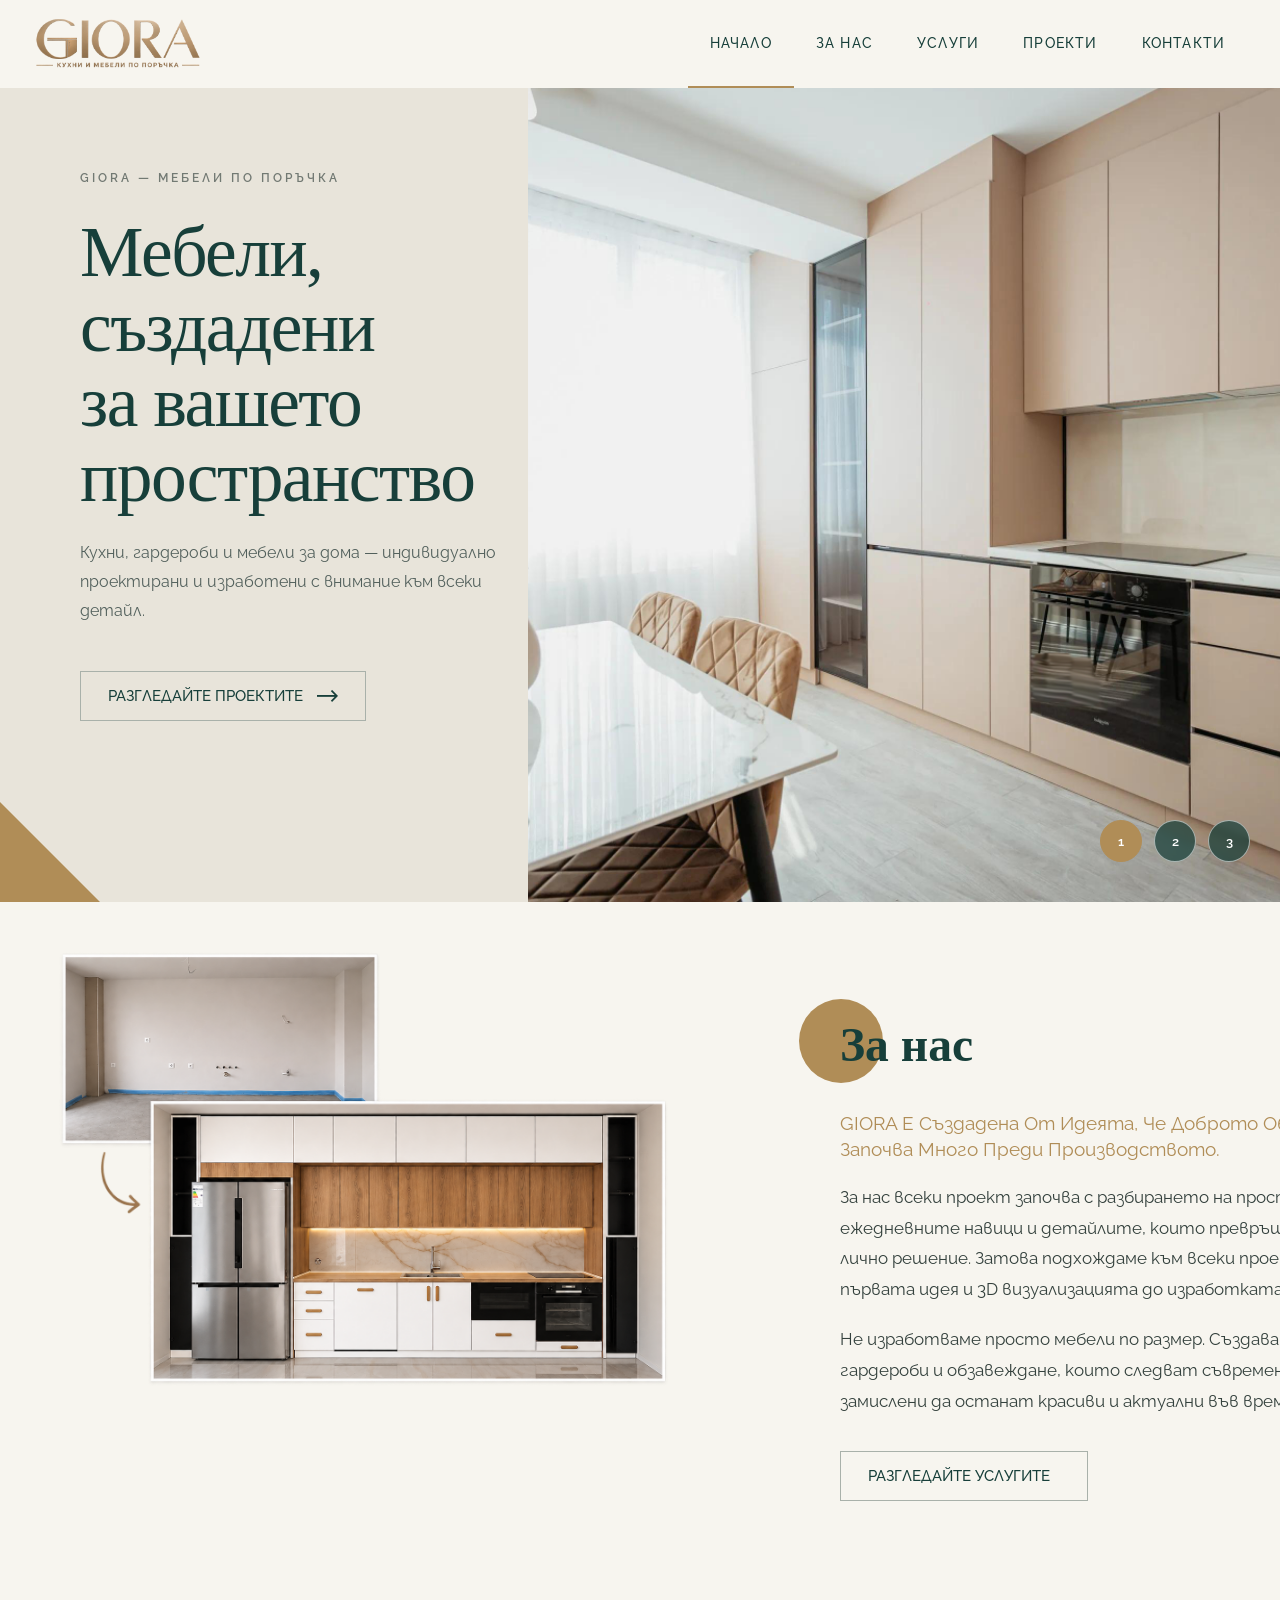
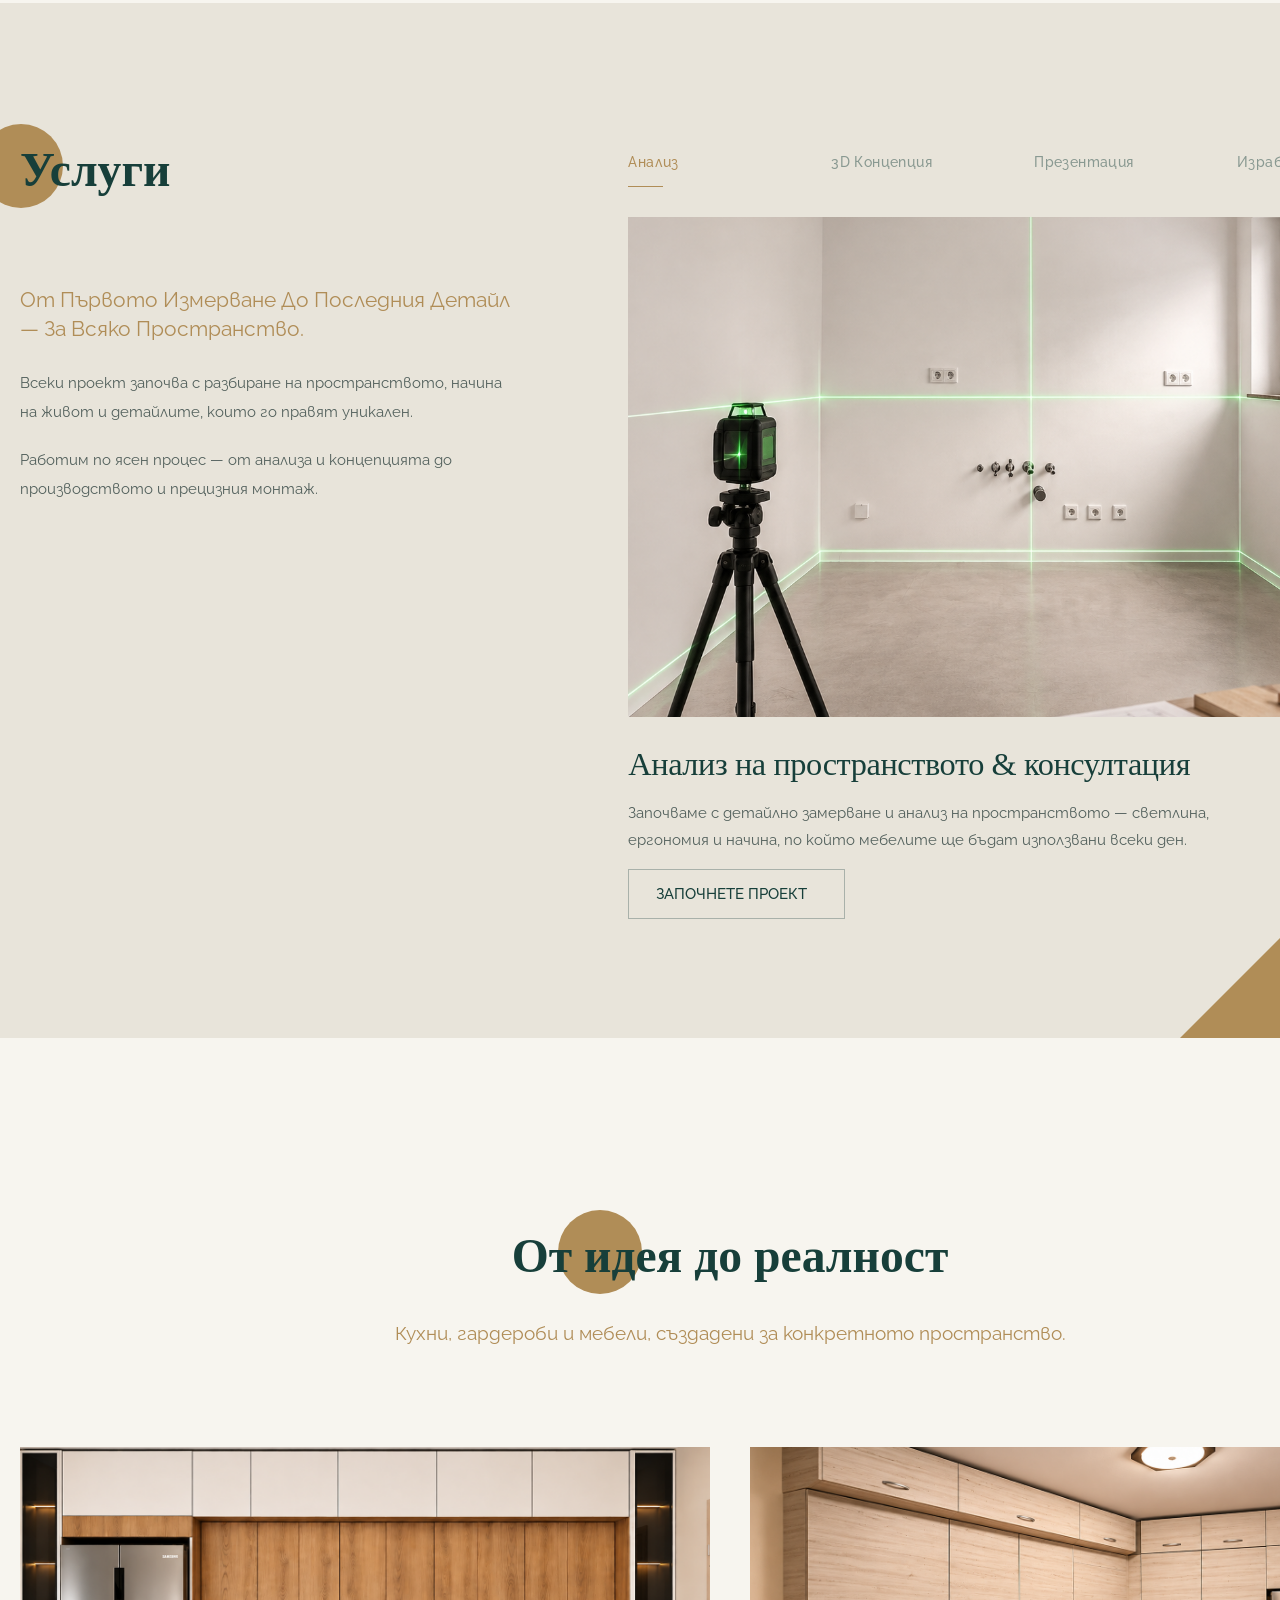
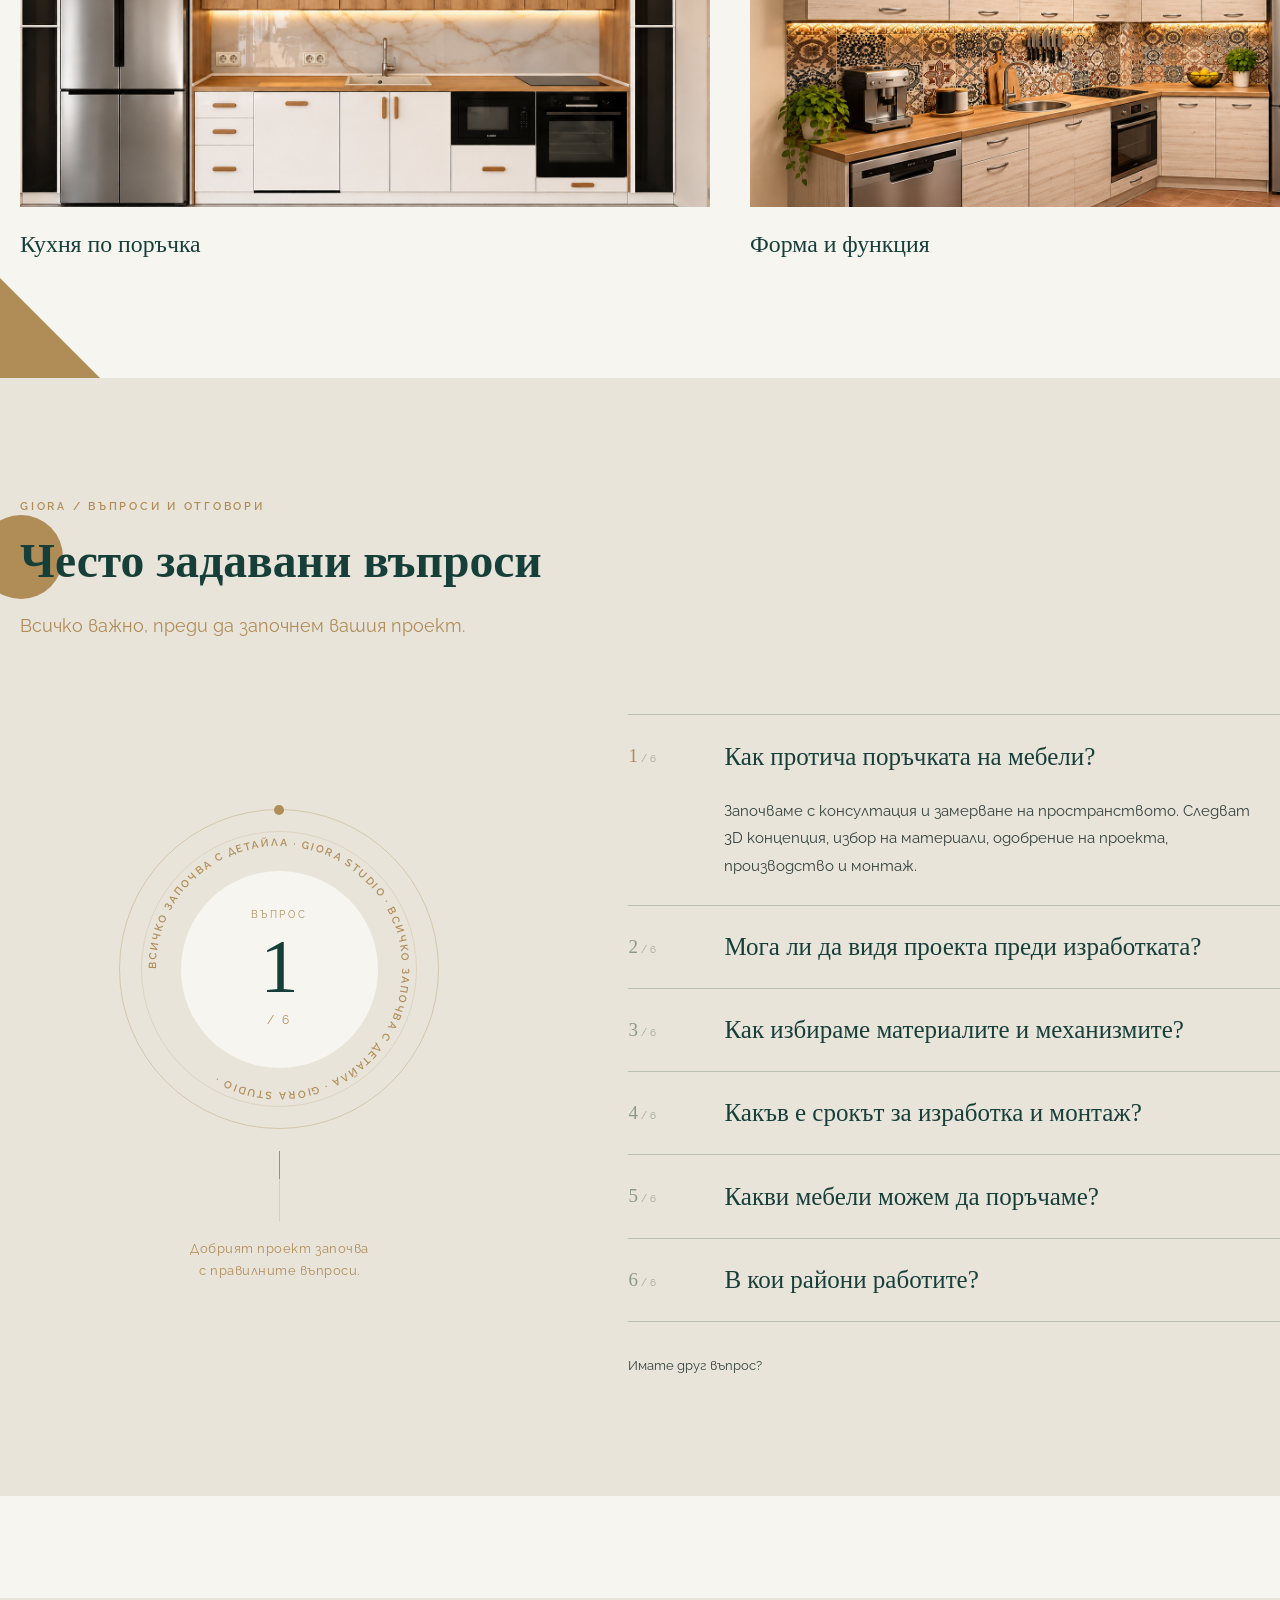
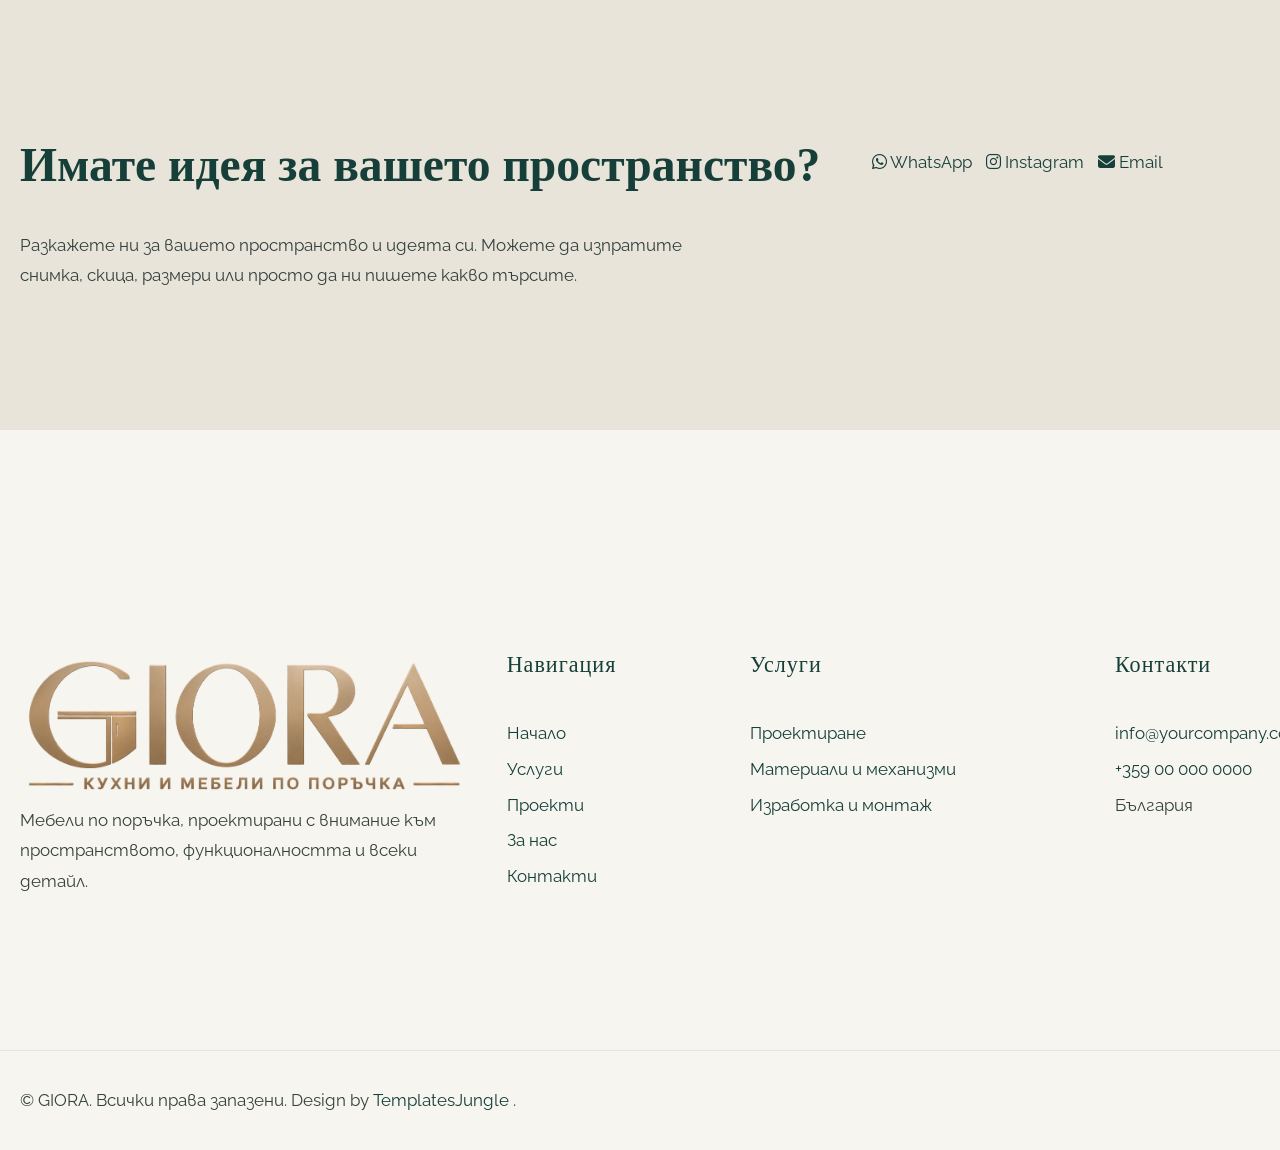
<file: index.html>
<!DOCTYPE html>
<html lang="bg">
<head>
    <title>Мебели по поръчка | GIORA</title>
    <meta charset="utf-8">
    <meta http-equiv="X-UA-Compatible" content="IE=edge">
    <meta name="viewport" content="width=device-width, initial-scale=1.0">
    <meta name="format-detection" content="telephone=no">
    <meta name="apple-mobile-web-app-capable" content="yes">
    <meta name="author" content="">
    <meta name="keywords" content="мебели по поръчка, кухни по поръчка, гардероби по поръчка, мебели Пловдив, мебели за дневна, обзавеждане по поръчка, 3D проектиране">
    <meta name="description" content="GIORA — мебели по поръчка за кухни, гардероби, дневни и други пространства. Индивидуално проектиране, 3D визуализация, изработка и монтаж.">

    <link rel="stylesheet" type="text/css" href="css/normalize.css">
    <link rel="stylesheet" type="text/css" href="fonts/icomoon/icomoon.css">
    <link rel="stylesheet" type="text/css" href="css/vendor.css">
    <link rel="stylesheet" type="text/css" href="style.css">

    <link rel="preconnect" href="https://fonts.googleapis.com">
    <link rel="preconnect" href="https://fonts.gstatic.com" crossorigin>
    <link href="https://fonts.googleapis.com/css2?family=Raleway:ital,wght@0,100..900;1,100..900&display=swap" rel="stylesheet">

    <link rel="stylesheet"
          href="https://cdnjs.cloudflare.com/ajax/libs/font-awesome/6.5.2/css/all.min.css">

<style>
    #gioraIntro[hidden] {
        display: none !important;
    }

    /* Скриваме бутоните до пълното зареждане */
    #billboard .main-slider .slick-dots {
        opacity: 0;
        visibility: hidden;
    }

    /* Показваме ги след зареждането */
    body.giora-page-ready #billboard .main-slider .slick-dots {
        opacity: 1;
        visibility: visible;
        transition: opacity 0.4s ease;
    }
</style>

    <script src="js/modernizr.js"></script>

</head>

<body class="bg-body">

<div class="preloader">
    <div class="loader">
        <div class="dot"></div>
        <div class="dot"></div>
        <div class="dot"></div>
    </div>
</div>

<!-- GIORA INTRO -->
<div id="gioraIntro" class="giora-intro" hidden>
  <div class="giora-intro-scene">
    <div class="giora-intro-image-stage" id="gioraImageStage">
      <img class="giora-intro-background" src="images/giora-intro.png" alt="GIORA — интериор с мебели по поръчка">
      <img class="giora-intro-open-overlay" src="images/giora-intro-open-overlay.png" alt="" aria-hidden="true">
      





<button
    id="gioraDoorTrigger"
    class="giora-intro-logo-trigger"
    type="button"
    aria-label="Влезте в сайта GIORA">
</button>




    </div>
    <div class="giora-intro-brand">GIORA<span>МЕБЕЛИ ПО ПОРЪЧКА</span></div>
    <div class="giora-intro-caption"><span>GIORA STUDIO</span><p>Всичко започва с детайла.</p></div>
    <button id="gioraSkip" class="giora-skip" type="button">Пропусни <span>→</span></button>

  </div>
</div>
<!-- END GIORA INTRO -->



<header id="header">
    <div class="header-wrap">
        <div class="container">
            <div class="row">

                <div class="col-md-2 col-xs-6">
                    <div class="main-logo">
                        <a href="index.html">
                            <img src="images/main-logo.png" alt="GIORA">
                        </a>
                    </div>
                </div>

                <div class="col-md-10 col-xs-6">
                    <nav id="navbar">

                        <div class="main-menu stellarnav">

                            <ul class="menu-list">

                                <li class="menu-item active">
                                    <a href="index.html" class="active">Начало</a>
                                </li>

                                <li class="menu-item">
                                    <a href="#about" class="nav-link">За нас</a>
                                </li>

								<li class="menu-item">
                                    <a href="#services" class="nav-link">Услуги</a>
                                </li>
<!-- 
								<li class="menu-item">
                                    <a href="#subscribe" class="nav-link">Как работим</a>
                                </li>
								 -->
                                <li class="menu-item">
                                    <a href="#portfolio" class="nav-link">Проекти</a>
                                </li>


                                <li class="menu-item">
                                    <a href="#contact" class="nav-link">Контакти</a>
                                </li>

                            </ul>

                        </div>

                        <div class="hamburger">
                            <span class="bar"></span>
                            <span class="bar"></span>
                            <span class="bar"></span>
                        </div>

                    </nav>
                </div>

            </div>
        </div>
    </div>
</header>


<!-- =========================================================
     HERO / BILLBOARD
========================================================= -->

<section id="billboard">

    <div class="main-slider">


        <!-- SLIDE 1 -->

        <div class="slider-item">

            <div class="banner-content bg-accent">

                <div class="banner-element" data-aos="fade-up">

                    <span class="banner-eyebrow">
                        GIORA — МЕБЕЛИ ПО ПОРЪЧКА
                    </span>

                    <h2 class="banner-title">
                        Мебели, създадени<br>
                        за вашето пространство
                    </h2>

                    <p>
                        Кухни, гардероби и мебели за дома — индивидуално
                        проектирани и изработени с внимание
                        към всеки детайл.
                    </p>

                    <a href="#portfolio"
                       class="btn btn-outline-accent btn-accent-arrow text-uppercase">
                        Разгледайте проектите
                        <i class="icon icon-long-arrow-right"></i>
                    </a>

                </div>

                <div class="triangle-shape bottom-left"></div>

            </div>

            <div class="banner-holder">

                <img
                    src="images/main-banner.jpg"
                    alt="Реализиран проект — кухня по поръчка GIORA"
                    class="banner-image">

            </div>

        </div>


        <!-- SLIDE 2 -->

        <div class="slider-item">

            <div class="banner-content bg-accent">

                <div class="banner-element">

                    <span class="banner-eyebrow">
                        ИНДИВИДУАЛНО ПРОЕКТИРАНЕ
                    </span>

                    <h2 class="banner-title">
                        Функционалност<br>
                        с характер
                    </h2>

                    <p>
                        Всеки проект е съобразен с конкретното
                        пространство, нуждите ви и начина,
                        по който използвате мебелите всеки ден.
                    </p>

                    <a href="#services"
                       class="btn btn-outline-accent btn-accent-arrow text-uppercase">
                        Научете повече
                        <i class="icon icon-long-arrow-right"></i>
                    </a>

                </div>

                <div class="triangle-shape bottom-left"></div>

            </div>

            <div class="banner-holder">

                <img
                    src="images/main-banner1.jpg"
                    alt="Индивидуално проектиране на мебели GIORA"
                    class="banner-image">

            </div>

        </div>


        <!-- SLIDE 3 -->

        <div class="slider-item">

            <div class="banner-content bg-accent">

                <div class="banner-element">

                    <span class="banner-eyebrow">
                        3D ПРОЕКТИРАНЕ
                    </span>

                    <h2 class="banner-title">
                        Вижте кухнята<br>
                        преди изработката
                    </h2>

                    <p>
                        Разработваме подробен 3D проект,
                        за да видите бъдещите си мебели
                        още преди производството.
                    </p>

                    <a href="#contact"
                       class="btn btn-outline-accent btn-accent-arrow text-uppercase">
                        Започнете проект
                        <i class="icon icon-long-arrow-right"></i>
                    </a>

                </div>

                <div class="triangle-shape bottom-left"></div>

            </div>

            <div class="banner-holder">

                <img
                    src="images/main-banner2.jpg"
                    alt="3D проектиране на мебели GIORA"
                    class="banner-image">

            </div>

        </div>

    </div>

</section>


<button id="scrollToTopBtn">
    <span>Top</span>
</button>


<!-- =========================================================
     BRAND COLLECTION
========================================================= -->

<!--
<section id="brand-collection" class="padding-medium">
    <div class="container">
        <div class="row">
            <div class="brand-content">

                <span>ИНДИВИДУАЛНО ПРОЕКТИРАНЕ</span>
                <span>КАЧЕСТВЕНИ МАТЕРИАЛИ</span>
                <span>ПРЕЦИЗНА ИЗРАБОТКА</span>
                <span>ПРОФЕСИОНАЛЕН МОНТАЖ</span>

            </div>
        </div>
    </div>
</section>
-->


<!-- =========================================================
     ABOUT
========================================================= -->

<section id="about">

    <div class="container">

        <div class="row">

            <div class="col-md-6">

                <figure class="person-thumb" data-aos="fade-right">

                    <img
                        src="images/section-image.png"
                        alt="GIORA — индивидуални мебели по поръчка"
                        class="single-image">

                </figure>

            </div>


            <div class="col-md-6">

                <div class="detail-entry" data-aos="fade-left">

                    <div class="section-header pattern">

                        <h2 class="section-title">
                            За нас
                        </h2>

                    </div>


                    <div class="detail-wrap">

                        <h4 class="sub-title">
                            GIORA е създадена от идеята, че доброто обзавеждане започва много преди производството.
                        </h4>

                        <p>
                            За нас всеки проект започва с разбирането на пространството, ежедневните навици и детайлите, които превръщат една идея в лично решение.
                            Затова подхождаме към всеки проект цялостно — от първата идея и 3D визуализацията до изработката и монтажа.

                        </p>

                        <p>
                         Не изработваме просто мебели по размер. Създаваме кухни, гардероби и обзавеждане, които следват съвременния дизайн, 
                         но са замислени да останат красиви и актуални във времето.


                        </p>

                        <a href="#services"
                           class="btn btn-outline-accent btn-accent-arrow text-uppercase">

                            Разгледайте услугите

                            <i class="icon icon-ns-arrow-right"></i>

                        </a>

                    </div>

                </div>

            </div>

        </div>

    </div>

</section>


<!-- =========================================================
     SERVICES
========================================================= -->

<section id="services" class="bg-accent padding-large margin-large">


<div class="container">

    <div class="row">


        <!-- SERVICES HEADER / INTRO -->

        <div class="col-md-5" data-aos="fade-right">

            <div class="section-header pattern">

                <h2 class="section-title">
                    Услуги
                </h2>

            </div>


            <div class="detail-wrap">

                <h4 class="sub-title">
                    От първото измерване до последния детайл — за всяко пространство.
                </h4>

                <p>
                    Всеки проект започва с разбиране на пространството,
                    начина на живот и детайлите, които го правят уникален.
                </p>

                <p>
                    Работим по ясен процес — от анализа и концепцията
                    до производството и прецизния монтаж.
                </p>

            </div>

        </div>


        <!-- SERVICES -->

        <div class="col-md-7" data-aos="fade-left">

            <ul class="tabs">

                <li data-tab-target="#analysis" class="active tab">
                    Анализ
                </li>

                <li data-tab-target="#concept" class="tab">
                    3D Концепция
                </li>

                <li data-tab-target="#presentation" class="tab">
                    Презентация
                </li>

                <li data-tab-target="#production" class="tab">
                    Изработка
                </li>

            </ul>


            <div class="tab-content">


                <!-- 01 ANALYSIS -->

                <div id="analysis" data-tab-content class="tab-item active">

                    <img
                        src="images/kitchen.jpg"
                        alt="Анализ на пространството и консултация GIORA"
                        class="vertical-image">

                    <div class="service-info">

                        <h3>
                            Анализ на пространството & консултация
                        </h3>

                        <p>
                            Започваме с детайлно замерване и анализ
                            на пространството — светлина, ергономия
                            и начина, по който мебелите ще бъдат
                            използвани всеки ден.
                        </p>

                        <a href="#contact"
                           class="btn btn-outline-accent btn-accent-arrow text-uppercase">

                            Започнете проект

                            <i class="icon icon-ns-arrow-right"></i>

                        </a>

                    </div>

                </div>


                <!-- 02 CONCEPT -->

                <div id="concept" data-tab-content class="tab-item">

                    <img
                        src="images/wardrobe.jpg"
                        alt="3D концепция и визуализация на мебели GIORA"
                        class="vertical-image">

                    <div class="service-info">

                        <h3>
                            3D концепция & визуализация
                        </h3>

                        <p>
                            Създаваме цялостна 3D концепция и
                            фотореалистична визуализация, за да видите
                            бъдещите мебели, нейните пропорции, разпределение,  
                            материали и осветление още преди
                            производството.
                        </p>

                        <a href="#contact"
                           class="btn btn-outline-accent btn-accent-arrow text-uppercase">

                            Обсъдете проекта

                            <i class="icon icon-ns-arrow-right"></i>

                        </a>

                    </div>

                </div>


                <!-- 03 PRESENTATION -->

                <div id="presentation" data-tab-content class="tab-item">

                    <img
                        src="images/living-room.jpg"
                        alt="GIORA Presentation Box"
                        class="vertical-image">

                    <div class="service-info">

                        <h3>
                            GIORA Presentation Box
                        </h3>

                        <p>
                            Финалният проект включва 3D кадри и реални мостри
                            на избраните материали. Защото един
                            материал трябва не само да се види,
                            а и да се усети.
                        </p>

                        <a href="#contact"
                           class="btn btn-outline-accent btn-accent-arrow text-uppercase">

                            Обсъдете проекта

                            <i class="icon icon-ns-arrow-right"></i>

                        </a>

                    </div>

                </div>


                <!-- 04 PRODUCTION -->

                <div id="production" data-tab-content class="tab-item">

                    <img
                        src="images/manufacture.jpg"
                        alt="Изработка и монтаж на мебели GIORA"
                        class="vertical-image">

                    <div class="service-info">

                        <h3>
                            Производство & монтаж
                        </h3>

                        <p>
                            След одобрение на проекта преминаваме
                            към прецизна изработка с подбрани материали
                            и висок клас механизми, последвана от
                            професионален монтаж и финална настройка.
                        </p>

                        <a href="#contact"
                           class="btn btn-outline-accent btn-accent-arrow text-uppercase">

                            Започнете проект

                            <i class="icon icon-ns-arrow-right"></i>

                        </a>

                    </div>

                </div>

            </div>

        </div>


        <div class="triangle-shape bottom-right"></div>

    </div>

</div>


</section>



<!-- =========================================================
     PORTFOLIO
========================================================= -->

<section id="portfolio" class="padding-medium">

    <div class="container">

        <div class="row">

            <div class="col-md-12">

                <div class="section-header align-center pattern center-align">

                    <h2 class="section-title">
                        От идея до реалност
                    </h2>

                    <h4 class="sub-title">
                        Кухни, гардероби и мебели, създадени за конкретното пространство.
                    </h4>

                </div>

            </div>

        </div>

    </div>


    <div class="portfolio-content">

        <div class="container">

            <div class="row d-flex flex-wrap">


                <!-- PROJECT 01 -->

                <div class="col-md-6 col-sm-6">

                    <div class="portfolio-item">

                        <a href="images/room-item1.jpg"
                           class="image-hvr-effect image-link">

                            <img
                                src="images/room-item1.jpg"
                                alt="Реализиран проект — кухня по поръчка GIORA"
                                class="portfolio-image">

                        </a>

                        <h3 class="item-title">

                            <a href="#">
                                Кухня по поръчка
                            </a>

                        </h3>

                    </div>

                </div>


                <!-- PROJECT 02 -->

                <div class="col-md-6 col-sm-6">

                    <div class="portfolio-item align-style">

                        <a href="images/room-item2.jpg"
                           class="image-hvr-effect image-link">

                            <img
                                src="images/room-item2.jpg"
                                alt="Форма и функция"
                                class="portfolio-image">

                        </a>

                        <h3 class="item-title">

                            <a href="#">
                                Форма и функция
                            </a>

                        </h3>

                    </div>

                </div>


            </div>

        </div>

    </div>


    <div class="triangle-shape bottom-left"></div>

</section>


<!-- =========================================================
     GIORA — INTERACTIVE FAQ
========================================================= -->
<section id="faq" class="giora-faq padding-large bg-accent" aria-labelledby="gioraFaqTitle">
  <div class="container">
    <div class="giora-faq-heading section-header pattern">
      <span class="giora-faq-eyebrow">GIORA / ВЪПРОСИ И ОТГОВОРИ</span>
      <h2 id="gioraFaqTitle" class="section-title">Често задавани въпроси</h2>
      <p class="giora-faq-intro">Всичко важно, преди да започнем вашия проект.</p>
    </div>
    <div class="giora-faq-layout">
      <div class="giora-faq-art" aria-hidden="true">
        <div class="giora-faq-orbit" id="gioraFaqOrbit">
          <svg class="giora-faq-orbit-lettering" viewBox="0 0 320 320" role="presentation">
            <defs><path id="gioraFaqCircle" d="M160,160 m-124,0 a124,124 0 1,1 248,0 a124,124 0 1,1 -248,0" /></defs>
            <text><textPath href="#gioraFaqCircle">ВСИЧКО ЗАПОЧВА С ДЕТАЙЛА · GIORA STUDIO · ВСИЧКО ЗАПОЧВА С ДЕТАЙЛА · GIORA STUDIO · </textPath></text>
          </svg>
          <div class="giora-faq-orbit-core"><span class="giora-faq-orbit-label">ВЪПРОС</span><strong id="gioraFaqCurrent">1</strong><span class="giora-faq-orbit-total">/ 6</span></div>
        </div>
        <div class="giora-faq-art-line"><span></span></div>
        <p class="giora-faq-art-caption">Добрият проект започва<br>с правилните въпроси.</p>
      </div>
      <div class="giora-faq-list">
        <details class="giora-faq-item" data-faq-index="1" open>
          <summary><span class="giora-faq-number">1<small> / 6</small></span><span class="giora-faq-question">Как протича поръчката на мебели?</span><span class="giora-faq-toggle" aria-hidden="true"></span></summary>
          <div class="giora-faq-answer"><p>Започваме с консултация и замерване на пространството. Следват 3D концепция, избор на материали, одобрение на проекта, производство и монтаж.</p></div>
        </details>
        <details class="giora-faq-item" data-faq-index="2">
          <summary><span class="giora-faq-number">2<small> / 6</small></span><span class="giora-faq-question">Мога ли да видя проекта преди изработката?</span><span class="giora-faq-toggle" aria-hidden="true"></span></summary>
          <div class="giora-faq-answer"><p>Да. Подготвяме 3D концепция и фотореалистични визуализации, за да видите разпределението, пропорциите и материалите на бъдещите мебели преди производството.</p></div>
        </details>
        <details class="giora-faq-item" data-faq-index="3">
          <summary><span class="giora-faq-number">3<small> / 6</small></span><span class="giora-faq-question">Как избираме материалите и механизмите?</span><span class="giora-faq-toggle" aria-hidden="true"></span></summary>
          <div class="giora-faq-answer"><p>Представяме подбрани мостри на материали и обсъждаме подходящите плотове, обков и механизми според стила, начина на използване и бюджета на проекта.</p></div>
        </details>
        <details class="giora-faq-item" data-faq-index="4">
          <summary><span class="giora-faq-number">4<small> / 6</small></span><span class="giora-faq-question">Какъв е срокът за изработка и монтаж?</span><span class="giora-faq-toggle" aria-hidden="true"></span></summary>
          <div class="giora-faq-answer"><p>Срокът зависи от вида, размера и сложността на мебелите, както и от избраните материали и механизми. Уточняваме конкретния график преди започване на производството.</p></div>
        </details>
        <details class="giora-faq-item" data-faq-index="5">
          <summary><span class="giora-faq-number">5<small> / 6</small></span><span class="giora-faq-question">Какви мебели можем да поръчаме?</span><span class="giora-faq-toggle" aria-hidden="true"></span></summary>
          <div class="giora-faq-answer"><p>Проектираме и изработваме кухни, гардероби, мебели за антре и дневна, както и други индивидуални решения. При кухните съдействаме и при избора на уреди, мивка, смесител и осветление.</p></div>
        </details>
        <details class="giora-faq-item" data-faq-index="6">
          <summary><span class="giora-faq-number">6<small> / 6</small></span><span class="giora-faq-question">В кои райони работите?</span><span class="giora-faq-toggle" aria-hidden="true"></span></summary>
          <div class="giora-faq-answer"><p>Работим по проекти в Пловдив, София, Панагюрище и региона. За конкретно местоположение и условия можете да се свържете с нас.</p></div>
        </details>
        <a href="#contact" class="giora-faq-contact">Имате друг въпрос? <span>Свържете се с нас <span aria-hidden="true">↗</span></span></a>
      </div>
    </div>
  </div>
</section>

<!-- =========================================================
     CONTACT
========================================================= -->

<section id="contact" class="bg-accent padding-large margin-large">

    <div class="container">

        <div class="row">


            <div class="col-md-7">

                <div class="section-header">

                    <h2 class="section-title">
                        Имате идея за вашето пространство?
                    </h2>

                    <p>
                        Разкажете ни за вашето пространство и идеята си.
                        Можете да изпратите снимка, скица, размери или
                        просто да ни пишете какво търсите.
                    </p>

                </div>

            </div>


            <div class="col-md-5">

                <div class="contact-buttons">

                    <a href="https://wa.me/359XXXXXXXXX"
                       target="_blank"
                       rel="noopener"
                       class="whatsapp-btn">

                        <i class="fa-brands fa-whatsapp"></i>

                        <span>
                            WhatsApp
                        </span>

                    </a>


                    <a href="https://www.instagram.com/ТВОЯТ_ПРОФИЛ/"
                       target="_blank"
                       rel="noopener"
                       class="instagram-btn">

                        <i class="fa-brands fa-instagram"></i>

                        <span>
                            Instagram
                        </span>

                    </a>


                    <a href="mailto:info@yourcompany.com"
                       class="email-btn">

                        <i class="fa-solid fa-envelope"></i>

                        <span>
                            Email
                        </span>

                    </a>

                </div>

            </div>


        </div>

    </div>

</section>


<!-- =========================================================
     FOOTER
========================================================= -->

<footer id="footer" class="padding-large" data-aos="fade-up">

    <div class="container">

        <div class="row">


            <!-- BRAND -->

            <div class="col-md-4 col-sm-6">

                <div class="company-brand">

                    <img
                        src="images/main-logo.png"
                        alt="GIORA"
                        class="footer-logo">

                    <p>
                        Мебели по поръчка, проектирани с внимание
                        към пространството, функционалността
                        и всеки детайл.
                    </p>

                </div>

            </div>


            <!-- NAVIGATION -->

            <div class="col-md-2 col-sm-6">

                <h5>
                    Навигация
                </h5>

                <ul class="menu-list">

                    <li class="menu-item">
                        <a href="#billboard">
                            Начало
                        </a>
                    </li>

                    <li class="menu-item">
                        <a href="#services">
                            Услуги
                        </a>
                    </li>

                    <li class="menu-item">
                        <a href="#portfolio">
                            Проекти
                        </a>
                    </li>

                    <li class="menu-item">
                        <a href="#about">
                            За нас
                        </a>
                    </li>

                    <li class="menu-item">
                        <a href="#contact">
                            Контакти
                        </a>
                    </li>

                </ul>

            </div>


            <!-- SERVICES -->

            <div class="col-md-3 col-sm-6">

                <h5>
                    Услуги
                </h5>

                <ul class="menu-list">

                    <li class="menu-item">
                        <a href="#services">
                            Проектиране
                        </a>
                    </li>

                    <li class="menu-item">
                        <a href="#services">
                            Материали и механизми
                        </a>
                    </li>

                    <li class="menu-item">
                        <a href="#services">
                            Изработка и монтаж
                        </a>
                    </li>

                </ul>

            </div>


            <!-- CONTACT -->

            <div class="col-md-3 col-sm-6">

                <h5>
                    Контакти
                </h5>

                <ul class="footer-contact-list">

                    <li>
                        <a href="mailto:info@yourcompany.com">
                            info@yourcompany.com
                        </a>
                    </li>

                    <li>
                        <a href="tel:+359000000000">
                            +359 00 000 0000
                        </a>
                    </li>

                    <li>
                        България
                    </li>

                </ul>

            </div>


        </div>

    </div>

</footer>


<!-- =========================================================
     FOOTER BOTTOM
========================================================= -->

<div id="footer-bottom" class="padding-small">

    <div class="container">

        <div class="row">


            <div class="col-md-6">

                <div class="copyright">

                    <p>
                        © GIORA. Всички права запазени.
                        Design by

                        <a href="https://templatesjungle.com/"
                           target="_blank"
                           rel="noopener noreferrer">

                            TemplatesJungle

                        </a>.

                    </p>

                </div>

            </div>


            <div class="col-md-6">

                <div class="social-links">

                    <ul>

                        <li>

                            <a href="https://www.instagram.com/ТВОЯТ_ПРОФИЛ/"
                               target="_blank"
                               rel="noopener noreferrer"
                               aria-label="Instagram">

                                <i class="fa-brands fa-instagram"></i>

                            </a>

                        </li>

                    </ul>

                </div>

            </div>


        </div>

    </div>

</div>


<script src="js/jquery-1.11.0.min.js"></script>
<script src="js/plugins.js"></script>
<script src="js/slideNav.min.js"></script>
<script src="js/script.js"></script>
<!-- Intro is handled by the inline script below. -->


<script>
document.addEventListener('DOMContentLoaded', function () {

    const intro = document.getElementById('gioraIntro');
    const door = document.getElementById('gioraDoorTrigger');
    const skip = document.getElementById('gioraSkip');

    // TEST MODE: показва интрото при всяко презареждане
    const INTRO_TEST_MODE = true;

    const introSeen = localStorage.getItem('gioraIntroSeen');

    if (!intro) return;

    // Ако вече е гледано и не сме в тестов режим
    if (!INTRO_TEST_MODE && introSeen) {
        intro.hidden = true;
        document.body.classList.remove('no-scroll');
        return;
    }

    // Показваме интрото
    intro.hidden = true;
    document.body.classList.remove('no-scroll');

    let introClosed = true;

    function closeIntro() {
        if (introClosed) return;
        introClosed = true;

        intro.classList.add('is-leaving');

        if (!INTRO_TEST_MODE) {
            localStorage.setItem('gioraIntroSeen', 'true');
        }

        setTimeout(function () {
            intro.hidden = true;
            document.body.classList.remove('no-scroll');
        }, 850);
    }

    // Отваряне на вратата
    if (door) door.addEventListener('click', function () {
        if (introClosed) return;

        door.classList.add('is-open');

        setTimeout(closeIntro, 1500);
    });

    // Пропускане на интрото
    if (skip) skip.addEventListener('click', closeIntro);

});
</script>


<script>
/* GIORA FAQ — synchronized dial and accordion */
document.addEventListener('DOMContentLoaded', function () {
  const section = document.getElementById('faq');
  if (!section) return;
  const entries = Array.from(section.querySelectorAll('.giora-faq-item'));
  const orbit = document.getElementById('gioraFaqOrbit');
  const current = document.getElementById('gioraFaqCurrent');
  entries.forEach(function (entry, index) {
    entry.addEventListener('toggle', function () {
      if (!entry.open) return;
      entries.forEach(function (other) { if (other !== entry) other.open = false; });
      if (current) current.textContent = String(index + 1).padStart(2, '');
      if (orbit) orbit.style.setProperty('--faq-rotation', (index * 60) + 'deg');
    });
  });
});
</script>
<script>
window.addEventListener('load', function () {
    document.body.classList.add('giora-page-ready');
});
</script>
</body>
</html>
</file>
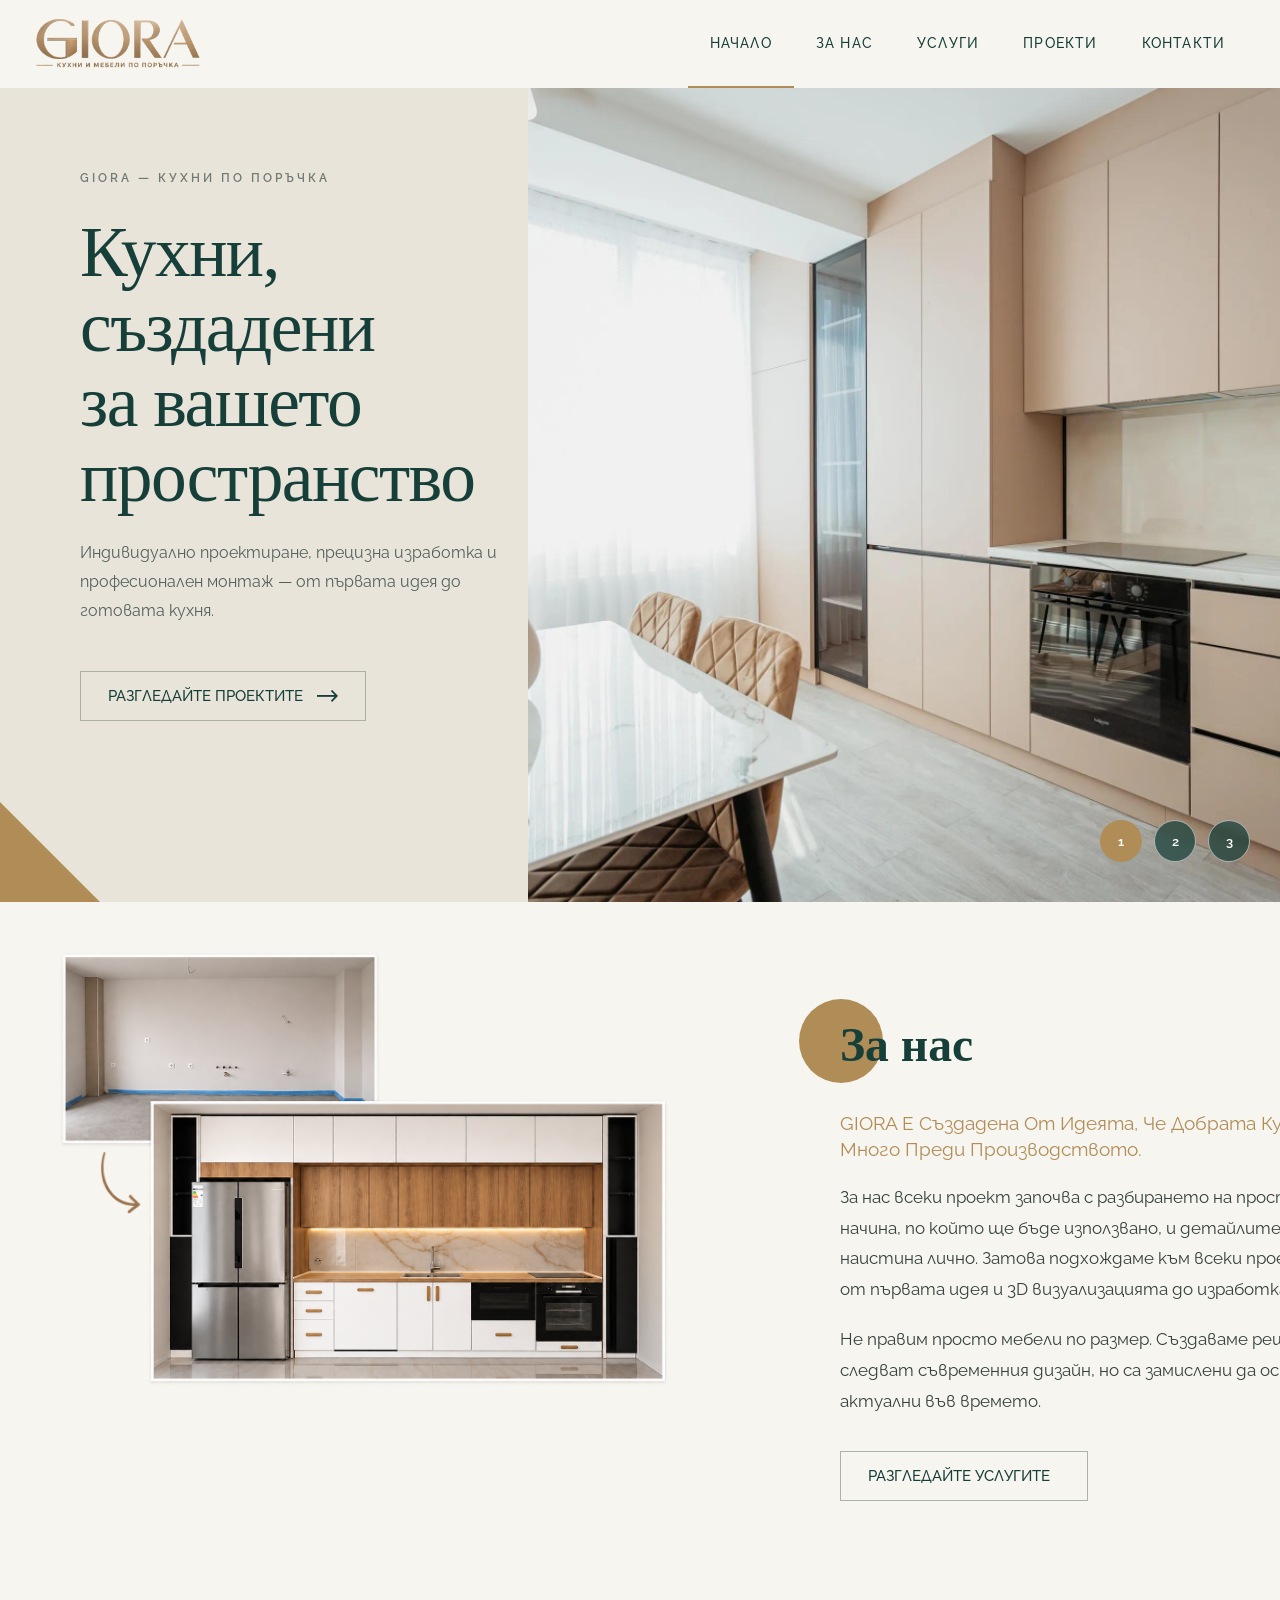
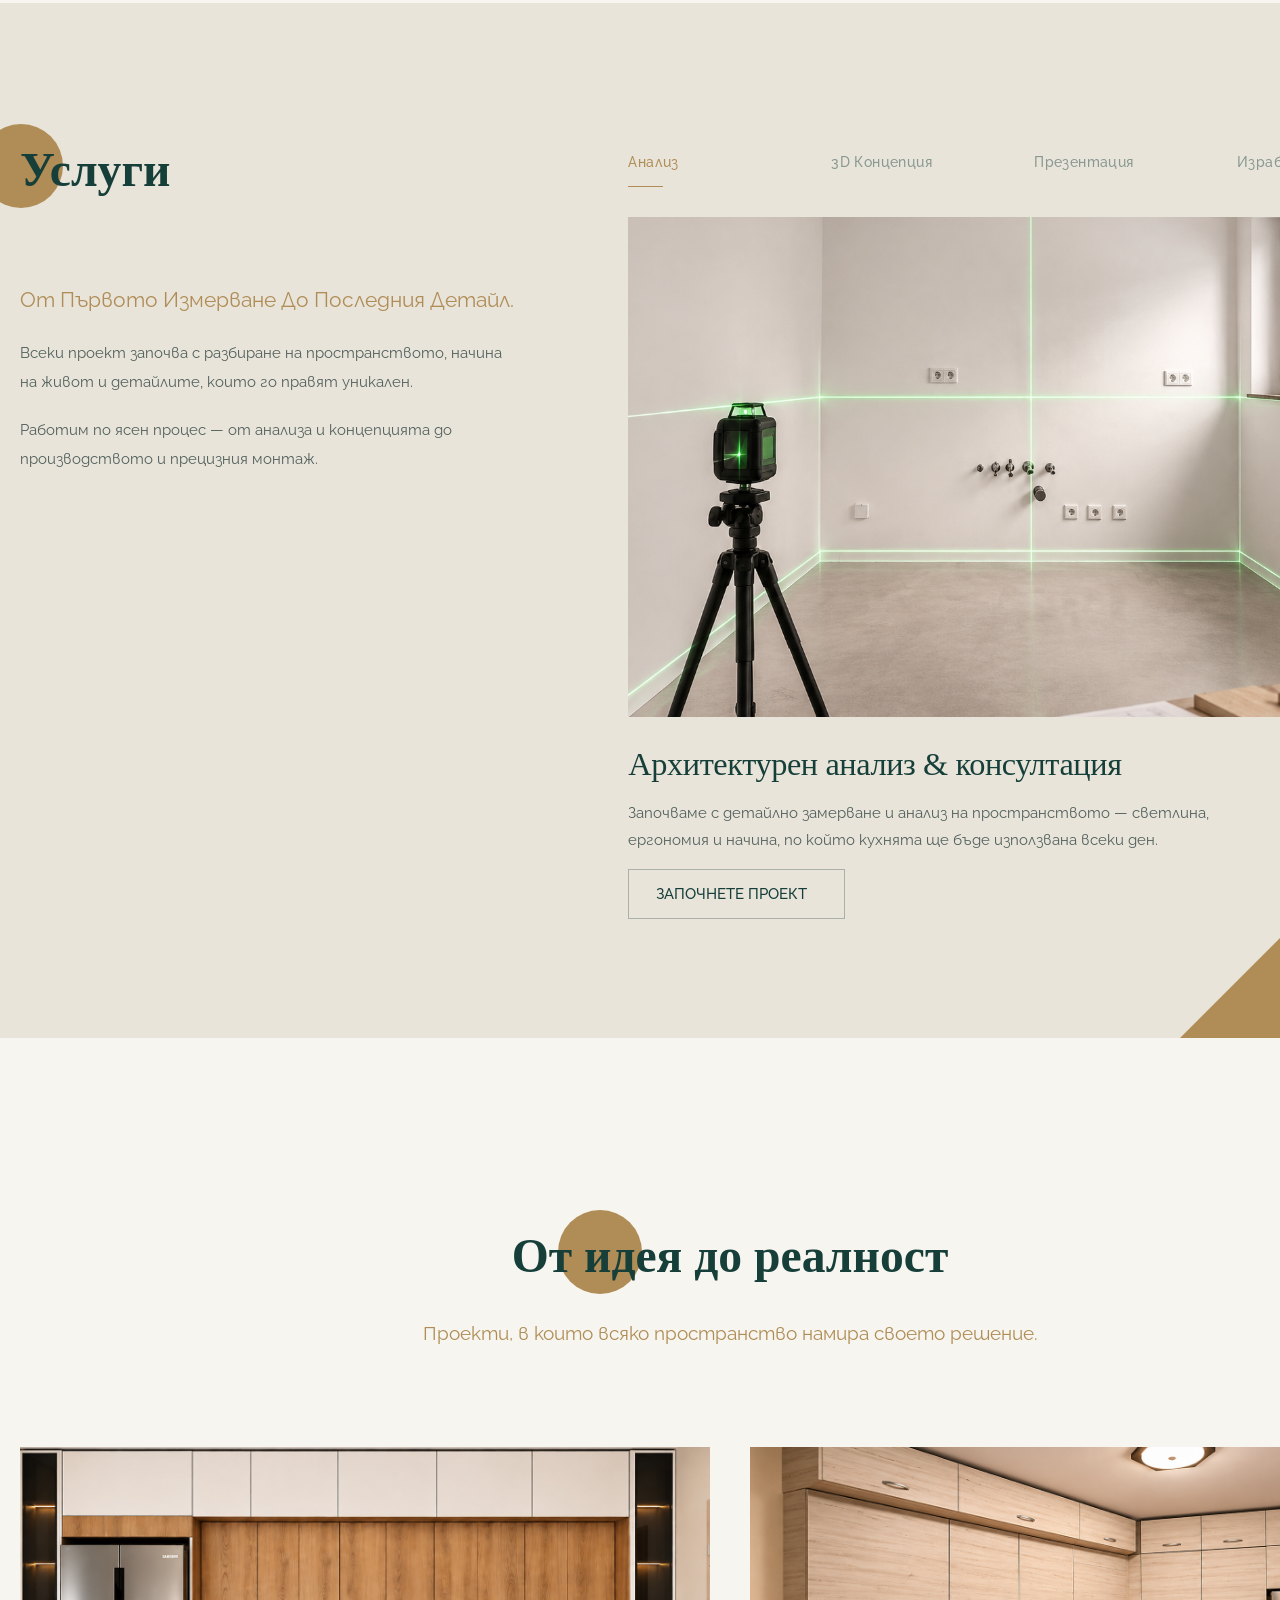
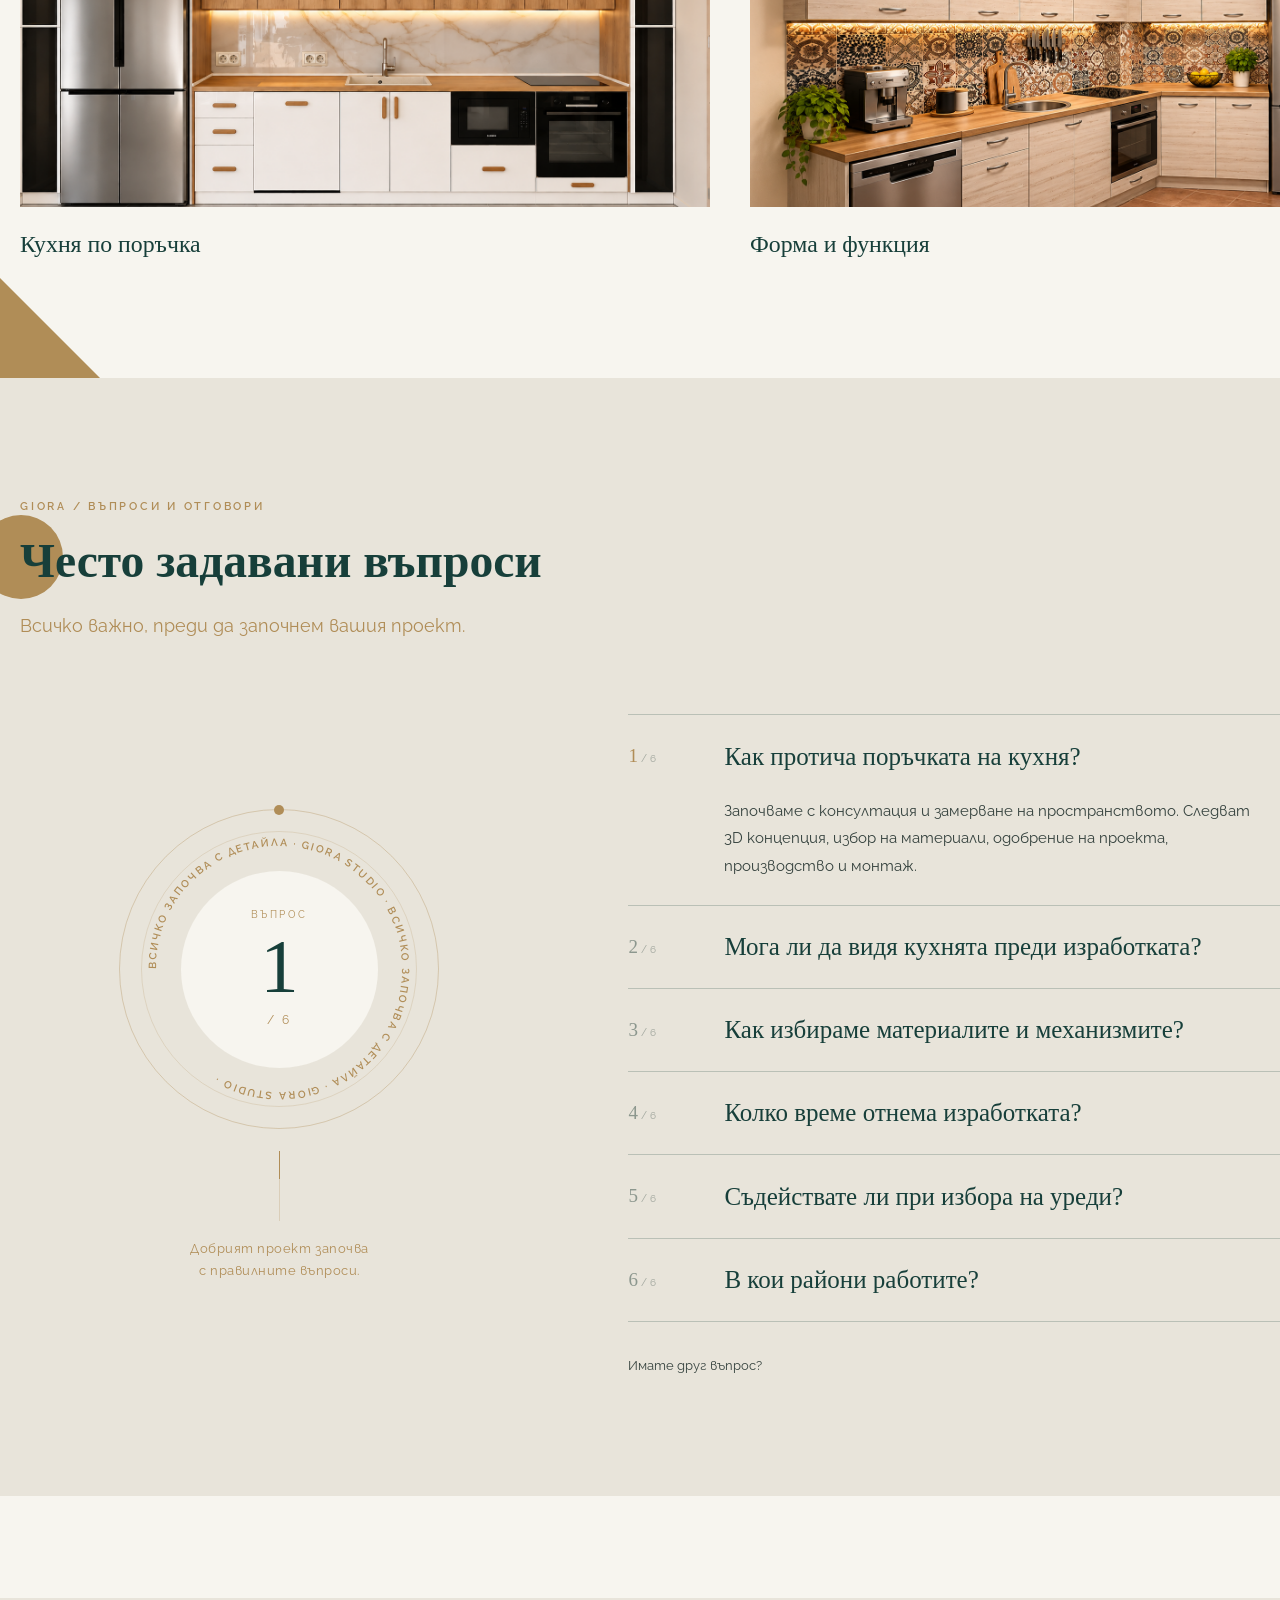
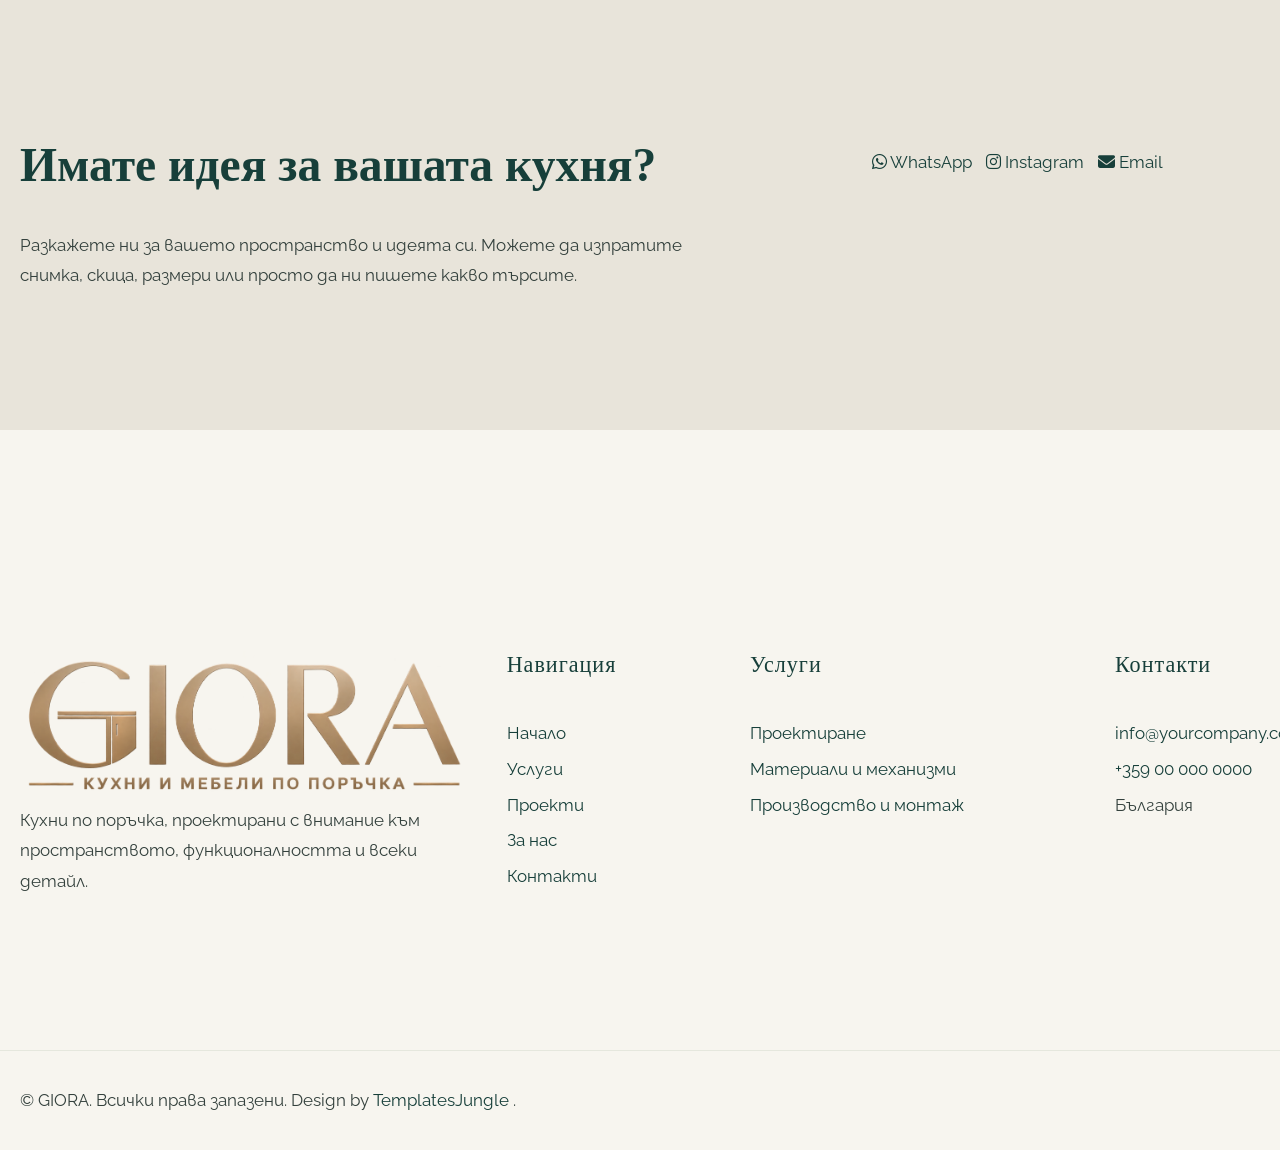
<file: index_kitchens.html>
<!DOCTYPE html>
<html lang="bg">
<head>
    <title>Кухни по поръчка | GIORA</title>
    <meta charset="utf-8">
    <meta http-equiv="X-UA-Compatible" content="IE=edge">
    <meta name="viewport" content="width=device-width, initial-scale=1.0">
    <meta name="format-detection" content="telephone=no">
    <meta name="apple-mobile-web-app-capable" content="yes">
    <meta name="author" content="">
    <meta name="keywords" content="кухни по поръчка, кухни Пловдив, проектиране на кухни, производство на кухни, монтаж на кухни, 3D проектиране">
    <meta name="description" content="GIORA — кухни по поръчка с индивидуално проектиране, 3D визуализация, производство и монтаж.">

    <link rel="stylesheet" type="text/css" href="css/normalize.css">
    <link rel="stylesheet" type="text/css" href="fonts/icomoon/icomoon.css">
    <link rel="stylesheet" type="text/css" href="css/vendor.css">
    <link rel="stylesheet" type="text/css" href="style.css">

    <link rel="preconnect" href="https://fonts.googleapis.com">
    <link rel="preconnect" href="https://fonts.gstatic.com" crossorigin>
    <link href="https://fonts.googleapis.com/css2?family=Raleway:ital,wght@0,100..900;1,100..900&display=swap" rel="stylesheet">

    <link rel="stylesheet"
          href="https://cdnjs.cloudflare.com/ajax/libs/font-awesome/6.5.2/css/all.min.css">

    <script src="js/modernizr.js"></script>

</head>

<body class="bg-body">

<div class="preloader">
    <div class="loader">
        <div class="dot"></div>
        <div class="dot"></div>
        <div class="dot"></div>
    </div>
</div>

<!-- GIORA INTRO -->
<div id="gioraIntro" class="giora-intro" hidden>
  <div class="giora-intro-scene">
    <div class="giora-intro-image-stage" id="gioraImageStage">
      <img class="giora-intro-background" src="images/giora-intro.png" alt="GIORA кухня">
      <img class="giora-intro-open-overlay" src="images/giora-intro-open-overlay.png" alt="" aria-hidden="true">
      





<button
    id="gioraDoorTrigger"
    class="giora-intro-logo-trigger"
    type="button"
    aria-label="Влезте в сайта GIORA">
</button>




    </div>
    <div class="giora-intro-brand">GIORA<span>КУХНИ ПО ПОРЪЧКА</span></div>
    <div class="giora-intro-caption"><span>GIORA STUDIO</span><p>Всичко започва с детайла.</p></div>
    <button id="gioraSkip" class="giora-skip" type="button">Пропусни <span>→</span></button>

  </div>
</div>
<!-- END GIORA INTRO -->



<header id="header">
    <div class="header-wrap">
        <div class="container">
            <div class="row">

                <div class="col-md-2 col-xs-6">
                    <div class="main-logo">
                        <a href="index.html">
                            <img src="images/main-logo.png" alt="GIORA">
                        </a>
                    </div>
                </div>

                <div class="col-md-10 col-xs-6">
                    <nav id="navbar">

                        <div class="main-menu stellarnav">

                            <ul class="menu-list">

                                <li class="menu-item active">
                                    <a href="index.html" class="active">Начало</a>
                                </li>

                                <li class="menu-item">
                                    <a href="#about" class="nav-link">За нас</a>
                                </li>

								<li class="menu-item">
                                    <a href="#services" class="nav-link">Услуги</a>
                                </li>
<!-- 
								<li class="menu-item">
                                    <a href="#subscribe" class="nav-link">Как работим</a>
                                </li>
								 -->
                                <li class="menu-item">
                                    <a href="#portfolio" class="nav-link">Проекти</a>
                                </li>


                                <li class="menu-item">
                                    <a href="#contact" class="nav-link">Контакти</a>
                                </li>

                            </ul>

                        </div>

                        <div class="hamburger">
                            <span class="bar"></span>
                            <span class="bar"></span>
                            <span class="bar"></span>
                        </div>

                    </nav>
                </div>

            </div>
        </div>
    </div>
</header>


<!-- =========================================================
     HERO / BILLBOARD
========================================================= -->

<section id="billboard">

    <div class="main-slider">


        <!-- SLIDE 1 -->

        <div class="slider-item">

            <div class="banner-content bg-accent">

                <div class="banner-element" data-aos="fade-up">

                    <span class="banner-eyebrow">
                        GIORA — КУХНИ ПО ПОРЪЧКА
                    </span>

                    <h2 class="banner-title">
                        Кухни, създадени<br>
                        за вашето пространство
                    </h2>

                    <p>
                        Индивидуално проектиране, прецизна изработка
                        и професионален монтаж — от първата идея
                        до готовата кухня.
                    </p>

                    <a href="#portfolio"
                       class="btn btn-outline-accent btn-accent-arrow text-uppercase">
                        Разгледайте проектите
                        <i class="icon icon-long-arrow-right"></i>
                    </a>

                </div>

                <div class="triangle-shape bottom-left"></div>

            </div>

            <div class="banner-holder">

                <img
                    src="images/main-banner.jpg"
                    alt="Кухня по поръчка GIORA"
                    class="banner-image">

            </div>

        </div>


        <!-- SLIDE 2 -->

        <div class="slider-item">

            <div class="banner-content bg-accent">

                <div class="banner-element">

                    <span class="banner-eyebrow">
                        ПРОЕКТИРАНЕ НА КУХНИ
                    </span>

                    <h2 class="banner-title">
                        Функционалност<br>
                        с характер
                    </h2>

                    <p>
                        Всеки проект е съобразен с конкретното
                        пространство, нуждите ви и начина,
                        по който използвате кухнята.
                    </p>

                    <a href="#services"
                       class="btn btn-outline-accent btn-accent-arrow text-uppercase">
                        Научете повече
                        <i class="icon icon-long-arrow-right"></i>
                    </a>

                </div>

                <div class="triangle-shape bottom-left"></div>

            </div>

            <div class="banner-holder">

                <img
                    src="images/main-banner1.jpg"
                    alt="Проектиране на кухня по поръчка GIORA"
                    class="banner-image">

            </div>

        </div>


        <!-- SLIDE 3 -->

        <div class="slider-item">

            <div class="banner-content bg-accent">

                <div class="banner-element">

                    <span class="banner-eyebrow">
                        3D ПРОЕКТИРАНЕ
                    </span>

                    <h2 class="banner-title">
                        Вижте кухнята<br>
                        преди изработката
                    </h2>

                    <p>
                        Разработваме подробен 3D проект,
                        за да видите бъдещата си кухня
                        още преди производството.
                    </p>

                    <a href="#contact"
                       class="btn btn-outline-accent btn-accent-arrow text-uppercase">
                        Започнете проект
                        <i class="icon icon-long-arrow-right"></i>
                    </a>

                </div>

                <div class="triangle-shape bottom-left"></div>

            </div>

            <div class="banner-holder">

                <img
                    src="images/main-banner2.jpg"
                    alt="3D проектиране на кухня GIORA"
                    class="banner-image">

            </div>

        </div>

    </div>

</section>


<button id="scrollToTopBtn">
    <span>Top</span>
</button>


<!-- =========================================================
     BRAND COLLECTION
========================================================= -->

<!--
<section id="brand-collection" class="padding-medium">
    <div class="container">
        <div class="row">
            <div class="brand-content">

                <span>ИНДИВИДУАЛНО ПРОЕКТИРАНЕ</span>
                <span>КАЧЕСТВЕНИ МАТЕРИАЛИ</span>
                <span>ПРЕЦИЗНА ИЗРАБОТКА</span>
                <span>ПРОФЕСИОНАЛЕН МОНТАЖ</span>

            </div>
        </div>
    </div>
</section>
-->


<!-- =========================================================
     ABOUT
========================================================= -->

<section id="about">

    <div class="container">

        <div class="row">

            <div class="col-md-6">

                <figure class="person-thumb" data-aos="fade-right">

                    <img
                        src="images/section-image.png"
                        alt="GIORA — кухни по поръчка"
                        class="single-image">

                </figure>

            </div>


            <div class="col-md-6">

                <div class="detail-entry" data-aos="fade-left">

                    <div class="section-header pattern">

                        <h2 class="section-title">
                            За нас
                        </h2>

                    </div>


                    <div class="detail-wrap">

                        <h4 class="sub-title">
                            GIORA е създадена от идеята, че добрата кухня започва много преди производството.
                        </h4>

                        <p>
                            За нас всеки проект започва с разбирането на пространството, начина, по който ще бъде използвано, и детайлите, които го правят наистина лично.
                            Затова подхождаме към всеки проект цялостно — от първата идея и 3D визуализацията до изработката и монтажа.

                        </p>

                        <p>
                         Не правим просто мебели по размер. Създаваме решения, които следват съвременния дизайн, 
                         но са замислени да останат красиви и актуални във времето.


                        </p>

                        <a href="#services"
                           class="btn btn-outline-accent btn-accent-arrow text-uppercase">

                            Разгледайте услугите

                            <i class="icon icon-ns-arrow-right"></i>

                        </a>

                    </div>

                </div>

            </div>

        </div>

    </div>

</section>


<!-- =========================================================
     SERVICES
========================================================= -->

<section id="services" class="bg-accent padding-large margin-large">


<div class="container">

    <div class="row">


        <!-- SERVICES HEADER / INTRO -->

        <div class="col-md-5" data-aos="fade-right">

            <div class="section-header pattern">

                <h2 class="section-title">
                    Услуги
                </h2>

            </div>


            <div class="detail-wrap">

                <h4 class="sub-title">
                    От първото измерване до последния детайл.
                </h4>

                <p>
                    Всеки проект започва с разбиране на пространството,
                    начина на живот и детайлите, които го правят уникален.
                </p>

                <p>
                    Работим по ясен процес — от анализа и концепцията
                    до производството и прецизния монтаж.
                </p>

            </div>

        </div>


        <!-- SERVICES -->

        <div class="col-md-7" data-aos="fade-left">

            <ul class="tabs">

                <li data-tab-target="#analysis" class="active tab">
                    Анализ
                </li>

                <li data-tab-target="#concept" class="tab">
                    3D Концепция
                </li>

                <li data-tab-target="#presentation" class="tab">
                    Презентация
                </li>

                <li data-tab-target="#production" class="tab">
                    Изработка
                </li>

            </ul>


            <div class="tab-content">


                <!-- 01 ANALYSIS -->

                <div id="analysis" data-tab-content class="tab-item active">

                    <img
                        src="images/kitchen.jpg"
                        alt="Архитектурен анализ и консултация GIORA"
                        class="vertical-image">

                    <div class="service-info">

                        <h3>
                            Архитектурен анализ & консултация
                        </h3>

                        <p>
                            Започваме с детайлно замерване и анализ
                            на пространството — светлина, ергономия
                            и начина, по който кухнята ще бъде
                            използвана всеки ден.
                        </p>

                        <a href="#contact"
                           class="btn btn-outline-accent btn-accent-arrow text-uppercase">

                            Започнете проект

                            <i class="icon icon-ns-arrow-right"></i>

                        </a>

                    </div>

                </div>


                <!-- 02 CONCEPT -->

                <div id="concept" data-tab-content class="tab-item">

                    <img
                        src="images/wardrobe.jpg"
                        alt="3D концепция и визуализация на кухня GIORA"
                        class="vertical-image">

                    <div class="service-info">

                        <h3>
                            3D концепция & визуализация
                        </h3>

                        <p>
                            Създаваме цялостна 3D концепция и
                            фотореалистична визуализация, за да видите
                            бъдещата кухня, нейните пропорции, разпределение,  
                            материали и осветление още преди
                            производството.
                        </p>

                        <a href="#contact"
                           class="btn btn-outline-accent btn-accent-arrow text-uppercase">

                            Обсъдете проекта

                            <i class="icon icon-ns-arrow-right"></i>

                        </a>

                    </div>

                </div>


                <!-- 03 PRESENTATION -->

                <div id="presentation" data-tab-content class="tab-item">

                    <img
                        src="images/living-room.jpg"
                        alt="GIORA Presentation Box"
                        class="vertical-image">

                    <div class="service-info">

                        <h3>
                            GIORA Presentation Box
                        </h3>

                        <p>
                            Финалният проект включва 3D кадри и реални мостри
                            на избраните материали. Защото един
                            материал трябва не само да се види,
                            а и да се усети.
                        </p>

                        <a href="#contact"
                           class="btn btn-outline-accent btn-accent-arrow text-uppercase">

                            Обсъдете проекта

                            <i class="icon icon-ns-arrow-right"></i>

                        </a>

                    </div>

                </div>


                <!-- 04 PRODUCTION -->

                <div id="production" data-tab-content class="tab-item">

                    <img
                        src="images/manufacture.jpg"
                        alt="Производство и монтаж на кухня GIORA"
                        class="vertical-image">

                    <div class="service-info">

                        <h3>
                            Производство & монтаж
                        </h3>

                        <p>
                            След одобрение на проекта преминаваме
                            към прецизна изработка с подбрани материали
                            и висок клас механизми, последвана от
                            професионален монтаж и финална настройка.
                        </p>

                        <a href="#contact"
                           class="btn btn-outline-accent btn-accent-arrow text-uppercase">

                            Започнете проект

                            <i class="icon icon-ns-arrow-right"></i>

                        </a>

                    </div>

                </div>

            </div>

        </div>


        <div class="triangle-shape bottom-right"></div>

    </div>

</div>


</section>



<!-- =========================================================
     PORTFOLIO
========================================================= -->

<section id="portfolio" class="padding-medium">

    <div class="container">

        <div class="row">

            <div class="col-md-12">

                <div class="section-header align-center pattern center-align">

                    <h2 class="section-title">
                        От идея до реалност
                    </h2>

                    <h4 class="sub-title">
                        Проекти, в които всяко пространство намира своето решение.
                    </h4>

                </div>

            </div>

        </div>

    </div>


    <div class="portfolio-content">

        <div class="container">

            <div class="row d-flex flex-wrap">


                <!-- PROJECT 01 -->

                <div class="col-md-6 col-sm-6">

                    <div class="portfolio-item">

                        <a href="images/room-item1.jpg"
                           class="image-hvr-effect image-link">

                            <img
                                src="images/room-item1.jpg"
                                alt="Кухня по поръчка GIORA"
                                class="portfolio-image">

                        </a>

                        <h3 class="item-title">

                            <a href="#">
                                Кухня по поръчка
                            </a>

                        </h3>

                    </div>

                </div>


                <!-- PROJECT 02 -->

                <div class="col-md-6 col-sm-6">

                    <div class="portfolio-item align-style">

                        <a href="images/room-item2.jpg"
                           class="image-hvr-effect image-link">

                            <img
                                src="images/room-item2.jpg"
                                alt="Форма и функция"
                                class="portfolio-image">

                        </a>

                        <h3 class="item-title">

                            <a href="#">
                                Форма и функция
                            </a>

                        </h3>

                    </div>

                </div>


            </div>

        </div>

    </div>


    <div class="triangle-shape bottom-left"></div>

</section>


<!-- =========================================================
     GIORA — INTERACTIVE FAQ
========================================================= -->
<section id="faq" class="giora-faq padding-large bg-accent" aria-labelledby="gioraFaqTitle">
  <div class="container">
    <div class="giora-faq-heading section-header pattern">
      <span class="giora-faq-eyebrow">GIORA / ВЪПРОСИ И ОТГОВОРИ</span>
      <h2 id="gioraFaqTitle" class="section-title">Често задавани въпроси</h2>
      <p class="giora-faq-intro">Всичко важно, преди да започнем вашия проект.</p>
    </div>
    <div class="giora-faq-layout">
      <div class="giora-faq-art" aria-hidden="true">
        <div class="giora-faq-orbit" id="gioraFaqOrbit">
          <svg class="giora-faq-orbit-lettering" viewBox="0 0 320 320" role="presentation">
            <defs><path id="gioraFaqCircle" d="M160,160 m-124,0 a124,124 0 1,1 248,0 a124,124 0 1,1 -248,0" /></defs>
            <text><textPath href="#gioraFaqCircle">ВСИЧКО ЗАПОЧВА С ДЕТАЙЛА · GIORA STUDIO · ВСИЧКО ЗАПОЧВА С ДЕТАЙЛА · GIORA STUDIO · </textPath></text>
          </svg>
          <div class="giora-faq-orbit-core"><span class="giora-faq-orbit-label">ВЪПРОС</span><strong id="gioraFaqCurrent">1</strong><span class="giora-faq-orbit-total">/ 6</span></div>
        </div>
        <div class="giora-faq-art-line"><span></span></div>
        <p class="giora-faq-art-caption">Добрият проект започва<br>с правилните въпроси.</p>
      </div>
      <div class="giora-faq-list">
        <details class="giora-faq-item" data-faq-index="1" open>
          <summary><span class="giora-faq-number">1<small> / 6</small></span><span class="giora-faq-question">Как протича поръчката на кухня?</span><span class="giora-faq-toggle" aria-hidden="true"></span></summary>
          <div class="giora-faq-answer"><p>Започваме с консултация и замерване на пространството. Следват 3D концепция, избор на материали, одобрение на проекта, производство и монтаж.</p></div>
        </details>
        <details class="giora-faq-item" data-faq-index="2">
          <summary><span class="giora-faq-number">2<small> / 6</small></span><span class="giora-faq-question">Мога ли да видя кухнята преди изработката?</span><span class="giora-faq-toggle" aria-hidden="true"></span></summary>
          <div class="giora-faq-answer"><p>Да. Подготвяме 3D концепция и фотореалистични визуализации, за да видите разпределението, пропорциите и материалите преди производството.</p></div>
        </details>
        <details class="giora-faq-item" data-faq-index="3">
          <summary><span class="giora-faq-number">3<small> / 6</small></span><span class="giora-faq-question">Как избираме материалите и механизмите?</span><span class="giora-faq-toggle" aria-hidden="true"></span></summary>
          <div class="giora-faq-answer"><p>Представяме подбрани мостри на материали и обсъждаме подходящите плотове, обков и механизми според стила, начина на използване и бюджета на проекта.</p></div>
        </details>
        <details class="giora-faq-item" data-faq-index="4">
          <summary><span class="giora-faq-number">4<small> / 6</small></span><span class="giora-faq-question">Колко време отнема изработката?</span><span class="giora-faq-toggle" aria-hidden="true"></span></summary>
          <div class="giora-faq-answer"><p>Срокът зависи от размера и сложността на кухнята, както и от избраните материали и механизми. Уточняваме конкретния график преди започване на производството.</p></div>
        </details>
        <details class="giora-faq-item" data-faq-index="5">
          <summary><span class="giora-faq-number">5<small> / 6</small></span><span class="giora-faq-question">Съдействате ли при избора на уреди?</span><span class="giora-faq-toggle" aria-hidden="true"></span></summary>
          <div class="giora-faq-answer"><p>Да. Съобразяваме проекта с уредите и съдействаме при избора на мивка, смесител, осветление и други важни елементи.</p></div>
        </details>
        <details class="giora-faq-item" data-faq-index="6">
          <summary><span class="giora-faq-number">6<small> / 6</small></span><span class="giora-faq-question">В кои райони работите?</span><span class="giora-faq-toggle" aria-hidden="true"></span></summary>
          <div class="giora-faq-answer"><p>Работим по проекти в Пловдив, София, Панагюрище и региона. За конкретно местоположение и условия можете да се свържете с нас.</p></div>
        </details>
        <a href="#contact" class="giora-faq-contact">Имате друг въпрос? <span>Свържете се с нас <span aria-hidden="true">↗</span></span></a>
      </div>
    </div>
  </div>
</section>

<!-- =========================================================
     CONTACT
========================================================= -->

<section id="contact" class="bg-accent padding-large margin-large">

    <div class="container">

        <div class="row">


            <div class="col-md-7">

                <div class="section-header">

                    <h2 class="section-title">
                        Имате идея за вашата кухня?
                    </h2>

                    <p>
                        Разкажете ни за вашето пространство и идеята си.
                        Можете да изпратите снимка, скица, размери или
                        просто да ни пишете какво търсите.
                    </p>

                </div>

            </div>


            <div class="col-md-5">

                <div class="contact-buttons">

                    <a href="https://wa.me/359XXXXXXXXX"
                       target="_blank"
                       rel="noopener"
                       class="whatsapp-btn">

                        <i class="fa-brands fa-whatsapp"></i>

                        <span>
                            WhatsApp
                        </span>

                    </a>


                    <a href="https://www.instagram.com/ТВОЯТ_ПРОФИЛ/"
                       target="_blank"
                       rel="noopener"
                       class="instagram-btn">

                        <i class="fa-brands fa-instagram"></i>

                        <span>
                            Instagram
                        </span>

                    </a>


                    <a href="mailto:info@yourcompany.com"
                       class="email-btn">

                        <i class="fa-solid fa-envelope"></i>

                        <span>
                            Email
                        </span>

                    </a>

                </div>

            </div>


        </div>

    </div>

</section>


<!-- =========================================================
     FOOTER
========================================================= -->

<footer id="footer" class="padding-large" data-aos="fade-up">

    <div class="container">

        <div class="row">


            <!-- BRAND -->

            <div class="col-md-4 col-sm-6">

                <div class="company-brand">

                    <img
                        src="images/main-logo.png"
                        alt="GIORA"
                        class="footer-logo">

                    <p>
                        Кухни по поръчка, проектирани с внимание
                        към пространството, функционалността
                        и всеки детайл.
                    </p>

                </div>

            </div>


            <!-- NAVIGATION -->

            <div class="col-md-2 col-sm-6">

                <h5>
                    Навигация
                </h5>

                <ul class="menu-list">

                    <li class="menu-item">
                        <a href="#billboard">
                            Начало
                        </a>
                    </li>

                    <li class="menu-item">
                        <a href="#services">
                            Услуги
                        </a>
                    </li>

                    <li class="menu-item">
                        <a href="#portfolio">
                            Проекти
                        </a>
                    </li>

                    <li class="menu-item">
                        <a href="#about">
                            За нас
                        </a>
                    </li>

                    <li class="menu-item">
                        <a href="#contact">
                            Контакти
                        </a>
                    </li>

                </ul>

            </div>


            <!-- SERVICES -->

            <div class="col-md-3 col-sm-6">

                <h5>
                    Услуги
                </h5>

                <ul class="menu-list">

                    <li class="menu-item">
                        <a href="#services">
                            Проектиране
                        </a>
                    </li>

                    <li class="menu-item">
                        <a href="#services">
                            Материали и механизми
                        </a>
                    </li>

                    <li class="menu-item">
                        <a href="#services">
                            Производство и монтаж
                        </a>
                    </li>

                </ul>

            </div>


            <!-- CONTACT -->

            <div class="col-md-3 col-sm-6">

                <h5>
                    Контакти
                </h5>

                <ul class="footer-contact-list">

                    <li>
                        <a href="mailto:info@yourcompany.com">
                            info@yourcompany.com
                        </a>
                    </li>

                    <li>
                        <a href="tel:+359000000000">
                            +359 00 000 0000
                        </a>
                    </li>

                    <li>
                        България
                    </li>

                </ul>

            </div>


        </div>

    </div>

</footer>


<!-- =========================================================
     FOOTER BOTTOM
========================================================= -->

<div id="footer-bottom" class="padding-small">

    <div class="container">

        <div class="row">


            <div class="col-md-6">

                <div class="copyright">

                    <p>
                        © GIORA. Всички права запазени.
                        Design by

                        <a href="https://templatesjungle.com/"
                           target="_blank"
                           rel="noopener noreferrer">

                            TemplatesJungle

                        </a>.

                    </p>

                </div>

            </div>


            <div class="col-md-6">

                <div class="social-links">

                    <ul>

                        <li>

                            <a href="https://www.instagram.com/ТВОЯТ_ПРОФИЛ/"
                               target="_blank"
                               rel="noopener noreferrer"
                               aria-label="Instagram">

                                <i class="fa-brands fa-instagram"></i>

                            </a>

                        </li>

                    </ul>

                </div>

            </div>


        </div>

    </div>

</div>


<script src="js/jquery-1.11.0.min.js"></script>
<script src="js/plugins.js"></script>
<script src="js/slideNav.min.js"></script>
<script src="js/script.js"></script>
<!-- Intro is handled by the inline script below. -->


<script>
document.addEventListener('DOMContentLoaded', function () {

    const intro = document.getElementById('gioraIntro');
    const door = document.getElementById('gioraDoorTrigger');
    const skip = document.getElementById('gioraSkip');

    // TEST MODE: показва интрото при всяко презареждане
    const INTRO_TEST_MODE = true;

    const introSeen = localStorage.getItem('gioraIntroSeen');

    if (!intro) return;

    // Ако вече е гледано и не сме в тестов режим
    if (!INTRO_TEST_MODE && introSeen) {
        intro.hidden = true;
        return;
    }

    // Показваме интрото
    intro.hidden = true;
    document.body.classList.remove('no-scroll');

    let introClosed = true;

    function closeIntro() {
        if (introClosed) return;
        introClosed = true;

        intro.classList.add('is-leaving');

        if (!INTRO_TEST_MODE) {
            localStorage.setItem('gioraIntroSeen', 'true');
        }

        setTimeout(function () {
            intro.hidden = true;
            document.body.classList.remove('no-scroll');
        }, 850);
    }

    // Отваряне на вратата
    if (door) door.addEventListener('click', function () {
        if (introClosed) return;

        door.classList.add('is-open');

        setTimeout(closeIntro, 1500);
    });

    // Пропускане на интрото
    if (skip) skip.addEventListener('click', closeIntro);

});
</script>


<script>
/* GIORA FAQ — synchronized dial and accordion */
document.addEventListener('DOMContentLoaded', function () {
  const section = document.getElementById('faq');
  if (!section) return;
  const entries = Array.from(section.querySelectorAll('.giora-faq-item'));
  const orbit = document.getElementById('gioraFaqOrbit');
  const current = document.getElementById('gioraFaqCurrent');
  entries.forEach(function (entry, index) {
    entry.addEventListener('toggle', function () {
      if (!entry.open) return;
      entries.forEach(function (other) { if (other !== entry) other.open = false; });
      if (current) current.textContent = String(index + 1).padStart(2, '');
      if (orbit) orbit.style.setProperty('--faq-rotation', (index * 60) + 'deg');
    });
  });
});
</script>

</body>
</html>
</file>
<file: fonts/icomoon/icomoon.css>
@font-face {
  font-family: 'icomoon';
  src:  url('fonts/icomoon.eot?r4trvr');
  src:  url('fonts/icomoon.eot?r4trvr#iefix') format('embedded-opentype'),
    url('fonts/icomoon.ttf?r4trvr') format('truetype'),
    url('fonts/icomoon.woff?r4trvr') format('woff'),
    url('fonts/icomoon.svg?r4trvr#icomoon') format('svg');
  font-weight: normal;
  font-style: normal;
  font-display: block;
}

[class^="icon-"], [class*=" icon-"] {
  /* use !important to prevent issues with browser extensions that change fonts */
  font-family: 'icomoon' !important;
  speak: never;
  font-style: normal;
  font-weight: normal;
  font-variant: normal;
  text-transform: none;
  line-height: 1;

  /* Better Font Rendering =========== */
  -webkit-font-smoothing: antialiased;
  -moz-osx-font-smoothing: grayscale;
}

.icon-expert:before {
  content: "\e903";
}
.icon-creative:before {
  content: "\e906";
}
.icon-align-right:before {
  content: "\e902";
}
.icon-search:before {
  content: "\e905";
}
.icon-shopping-cart:before {
  content: "\e907";
}
.icon-target:before {
  content: "\e908";
}
.icon-arrow-left:before {
  content: "\e900";
}
.icon-arrow-right:before {
  content: "\e901";
}
.icon-long-arrow-right:before {
  content: "\e90b";
}
.icon-cancel:before {
  content: "\e904";
}
.icon-linkedin2:before {
  content: "\eaca";
}
.icon-instagram:before {
  content: "\ea92";
}
.icon-paper-plane-o:before {
  content: "\f1d9";
}
.icon-send-o:before {
  content: "\f1d9";
}
.icon-twitter:before {
  content: "\f099";
}
.icon-facebook:before {
  content: "\f09a";
}
.icon-facebook-f:before {
  content: "\f09a";
}
.icon-youtube-play:before {
  content: "\f16a";
}
.icon-behance-square:before {
  content: "\f1b5";
}
.icon-pinterest-p:before {
  content: "\f231";
}
</file>
<file: style.css>
/*
Theme Name: Interiors
Theme URI: https://templatesjungle.com/
Author: TemplatesJungle
Author URI: https://templatesJungle.com/
Description: Interiors is specially designed product packaged for Interior designer website.
Version: 1.1
*/

/*--------------------------------------------------------------
This is main CSS file that contains custom style rules used in this template
--------------------------------------------------------------*/

/*------------------------------------*\
    Table of contents
\*------------------------------------*/

/*------------------------------------------------

CSS STRUCTURE:

1. VARIABLES

2. GENERAL TYPOGRAPHY
  2.1 General Styles
  2.2 Floating & Alignment
  2.3 Forms
  2.4 Lists
  2.5 Code
  2.6 Tables
  2.7 Spacing
  2.8 Utilities
  2.9 Misc
  2.10 Buttons
    - Button Sizes
    - Button Shapes
    - Button Color Scheme
    - Button Aligns
  2.11 Images
    - Image Hover Effects
  2.12 Section
    - Hero Section
    - Section Title
    - Section Paddings
    - Section Margins
    - Section Bg Colors
    - Content colors


3. EXTENDED TYPOGRAPHY
  3.1 Blockquote / Pullquote
  3.2 Dropcap
  3.3 Text Highlights

4. CONTENT ELEMENTS
  4.1 Tabs
  4.2 Accordions
  4.3 Member Grid
  4.4 Product Grid

5. BLOG STYLES
  5.1 Blog Single Post
  5.2 About Author
  5.3 Comments List
  5.4 Comments Form

6. Grid Layout

6. SITE STRUCTURE
  6.1 Preloader
  6.2 Header
    - Logo
    - Header Menu
    - Nav Sidebar
  6.3 Billboard
  6.4 About Me Section
  6.5 Portfolio Section
  6.6 Quotation Section
  6.7 Achievement Section
  6.8 Post Grid Section
  6.9 Testimonials Section
  6.10 Footer
    - Footer Top
    - Footer Bottom
  

7. THIRD PARTY COMPONENTS
  7.1 parallax section
  7.2 Blog Page
  7.3 Page Navigation



/*--------------------------------------------------------------
/** 1. VARIABLES
--------------------------------------------------------------*/
:root {
    /* widths for rows and containers
     */
    --header-height       : 160px;
    --header-height-min   : 80px;
}
/* on mobile devices below 600px
 */
@media screen and (max-width: 600px) {
    :root {
        --header-height : 100px;
        --header-height-min   : 80px;
    }
}
/* Theme Colors */
:root {
    --accent-color: #173F3A;
    --secondary-color: #B08D57;
    --dark-color: #173F3A;
    --body-text-color: #34413D;
    --background-color: #E8E4DA;
    --light-accent-color: #A9B1AA;
    --light-background-color: #F7F5EF;
}
/* Fonts */
:root {
    --body-font           : "Raleway", sans-serif;
    --heading-font        : "Playfair Display", Georgia, serif;
}


/*----------------------------------------------*/
/* 2 GENERAL TYPOGRAPHY */
/*----------------------------------------------*/

/* 2.1 General Styles
/*----------------------------------------------*/
*, *::before, *::after {
  -webkit-box-sizing: border-box;
  -moz-box-sizing: border-box;
  box-sizing: border-box;
}
html {
  box-sizing: border-box;
}
body {
    font-family: var(--body-font);
    font-size: 17px;
    font-weight: 400;
    line-height: 1.8;
    color: var(--body-text-color);
}
body.no-scroll {
    overflow: hidden;
}
a {
  color: var(--accent-color);
  text-decoration: none;
  transition: 0.3s color ease-out;
}
a:hover {
  text-decoration: none;
}
ul, ol {
  margin-top: 0;
  margin-bottom: 10px;
  margin-left: 0;
}
ul ul,
ol ul,
ul ol,
ol ol {
  margin-top: 5px;
  margin-bottom: 0;
}
ul li, ol li {
  margin-bottom: 5px;
  outline: 0;
}
ul li.active a{
  color: var(--secondary-color);
}
ul li:last-child,
ol li:last-child {
  margin-bottom: 0;
}
dl {
  margin-top: 0;
  margin-bottom: 2rem;
}
dt,
dd {
  line-height: 1.42857143;
}
dt {
  font-weight: bold;
}
dd {
  margin-left: 0;
}
button, input, select, textarea {
  font-family: inherit;
  font-size: inherit;
  line-height: inherit;
  outline: 0;
}
figure {
  margin: 0;
}
img {
  display: inline-block;
  border: 0;
  max-width: 100%;
  height: auto;
  vertical-align: middle;
}
::selection {
  background: rgba(0,0,0,0.8);
  color: #fff;
  text-shadow: none;
}
::-moz-selection {
  background: rgba(0,0,0,0.8);
  color: #fff;
  text-shadow: none;
}

/* image align */
figure.align-right {
  margin: 30px 0 30px 30px;
}

/* Typography */
/*----------------------------------------------*/

h1, .h1, h2, .h2, h3, .h3, h4, .h4, h5, .h5, h6, .h6 {
  font-family: var(--heading-font);
  color: var(--dark-color);
  line-height: 1.2;
}
h1.light, .h1, h2.light, .h2, h3.light, .h3, h4.light, .h4, h5.light, .h5, h6.light, .h6 {
  color: #fff;
}
h1, h2, h3 {
  margin: 25px 0;
  text-transform: none;
}
h5, h6 {
  letter-spacing: 1px;
}
h1, .h1 {
  font-size: 2.5em;
  line-height: 1.4;
}
h2, .h2 {
  font-size: 1.5em;
  line-height: 1.4;
}
h3, .h3 {
  font-size: 1.4em;
  line-height: 1.4;
}
h4, .h4 {
  font-size: 1.1em;
  line-height: 1.4;
}
h5, .h5 {
  font-size: .83em;
  line-height: 1.25;
}
h6, .h6 {
  font-size: .67em;
  line-height: 1.1;
}
h1 a, h2 a, h3 a, h4 a, h5 a, h6 a {
  font-weight: inherit;
  color: inherit;
  text-decoration: none;
}
p {
   margin: 0 0 20px 0;
}
p:empty {
  display: none;
}
small {
  font-size: 85%;
}
mark {
  background-color: var(--grey-color);
  padding: 0.28rem;
}
dfn, cite, em, i {
  font-style: italic;
}
code, kbd, var {
  font-size: 14px;
}
code {
  background-color:  var(--grey-color);
}
abbr {
  border-bottom: 0.1px dotted #666;
  cursor: help;
}
::placeholder {
    color: #999;
}

/*----------------------------------------------*/
/* 2.1 Floating & Alignment */
/*----------------------------------------------*/

.align-left {
  float: left;
  text-align: left;
}
.align-right {
  float: right;
  text-align: right;
}
.align-center {
  display: block;
  margin-left: auto;
  margin-right: auto;
  text-align: center;
}
/**::after,*/
.container::after,
.row::after,
.clearfix::after {
  display: block;
  clear: both;
  content: "";
}

/** Text Align
--------------------------------------------------------------*/

.text-left {
  text-align: left;
}
.text-right {
  text-align: right;
}
.text-center {
  text-align: center;
}
.text-justify {
  text-align: justify;
}
.text-nowrap {
  white-space: nowrap;
}
.text-lead {
  font-size: 120%;
  line-height: 1.7em;
}
.text-lead strong {
  font-size: 115%;
  font-weight: 500;
}
.text-muted {
  color: var(--secondary-color);
}
.text-pri {
  color: var(--grey-color);
}
.text-hide {
  font: 0/0 a;
  color: transparent;
  text-shadow: none;
  background-color: transparent;
  border: 0;
}

/*------------------------------------------------
/* 2.3 Forms
–––––––––––––––––––––––––––––––––––––––––––––––––– */
input[type="email"],
input[type="number"],
input[type="search"],
input[type="text"],
input[type="tel"],
input[type="url"],
input[type="password"],
textarea,
select {
    height: 50px;
    padding: 6px 15px;
    background-color: var(--light-background-color);
    border: 1px solid #d4d8bd;
    border-radius: 4px;
    box-shadow: none;
    box-sizing: border-box; 
  }
/* Removes awkward default styles on some inputs for iOS */
input[type="email"],
input[type="number"],
input[type="search"],
input[type="text"],
input[type="tel"],
input[type="url"],
input[type="password"],
textarea {
  -webkit-appearance: none;
     -moz-appearance: none;
          appearance: none; }
textarea {
  min-height: 65px;
  padding-top: 6px;
  padding-bottom: 6px; }
input[type="email"]:focus,
input[type="number"]:focus,
input[type="search"]:focus,
input[type="text"]:focus,
input[type="tel"]:focus,
input[type="url"]:focus,
input[type="password"]:focus,
textarea:focus,
select:focus {
  border: 1px solid var(--grey-color);
  outline: 0; }
label,
legend {
  display: block;
  margin-bottom: .5rem;
  font-weight: 600; 
}
fieldset {
  padding: 0;
  border-width: 0; 
}
input[type="checkbox"],
input[type="radio"] {
  display: inline; }
label > .label-body {
  display: inline-block;
  margin-left: .5rem;
  font-weight: normal; }

/*------------------------------------------------
/* 2.4 Lists
–––––––––––––––––––––––––––––––––––––––––––––––––– */
ul {
  list-style: circle inside; }
ol {
  list-style: decimal inside; }
ol, ul {
  padding-left: 0;
  margin-top: 0; }
ul ul,
ul ol,
ol ol,
ol ul {
  margin: 1.5rem 0 1.5rem 3rem;
  font-size: 90%; }
li {
  margin-bottom: 1rem; }

/*------------------------------------------------
/* 2.5 Code
–––––––––––––––––––––––––––––––––––––––––––––––––– */
code {
  padding: .2rem .5rem;
  margin: 0 .2rem;
  font-size: 90%;
  white-space: nowrap;
  background-color: var(--background-color);
  border: 1px solid var(--light-accent-color);
  border-radius: 4px; }
pre > code {
  display: block;
  padding: 1rem 1.5rem;
  white-space: normal; 
  }

/*------------------------------------------------
/* 2.6 Tables
–––––––––––––––––––––––––––––––––––––––––––––––––– */
th,
td {
  padding: 12px 15px;
  text-align: left;
  border-bottom: 1px solid rgba(0,0,0,0.125); }
th:first-child,
td:first-child {
  padding-left: 0; }
th:last-child,
td:last-child {
  padding-right: 0; }

/*------------------------------------------------
/* 2.7 Spacing
–––––––––––––––––––––––––––––––––––––––––––––––––– */
button,
.button {
  margin-bottom: 1rem; }
input,
textarea,
select,
fieldset {
  margin-bottom: 1.5rem; }
pre,
blockquote,
dl,
figure,
table,
ul,
ol,
form {
  margin-bottom: 2.5rem; }

/*------------------------------------------------
/* 2.8 Utilities
–––––––––––––––––––––––––––––––––––––––––––––––––– */
.u-full-width {
  width: 100%;
  box-sizing: border-box; 
}
.u-max-full-width {
  max-width: 100%;
  box-sizing: border-box; 
}
.u-pull-right {
  float: right; 
}
.u-pull-left {
  float: left; 
}
.list-icon i {
  margin-right: 10px;
}
.list-unstyled {
  list-style: none;
}
.txt-fx .letter {
  opacity: 0;
}
.text-uppercase {
  text-transform: uppercase;
}
/* display flex utilities */
.d-flex {
  display: -ms-flexbox !important;
  display: flex !important;
}
.justify-content-between {
  -ms-flex-pack: justify !important;
  justify-content: space-between !important;
}
.align-items-center {
  -ms-flex-align: center !important;
  align-items: center !important;
}
.flex-wrap {
  -ms-flex-wrap: wrap !important;
  flex-wrap: wrap !important;
}
/* disable selction in section title */
.noselect {
  -webkit-touch-callout: none; /* iOS Safari */
    -webkit-user-select: none; /* Safari */
     -khtml-user-select: none; /* Konqueror HTML */
       -moz-user-select: none; /* Old versions of Firefox */
        -ms-user-select: none; /* Internet Explorer/Edge */
            user-select: none; /* Non-prefixed version, currently
                                  supported by Chrome, Edge, Opera and Firefox */
}
/*------------------------------------------------
/* 2.9 Misc
–––––––––––––––––––––––––––––––––––––––––––––––––– */
hr {
  margin-top: 3rem;
  margin-bottom: 3.5rem;
  border-width: 0;
  border-top: 1px solid #E1E1E1; }

/*--------------------------------------------------------------
/** 2.10 Buttons
--------------------------------------------------------------*/
a.btn,
input[type="button"],
input[type="submit"],
input[type="reset"],
input[type="file"],
button {
  background-image: none;
  background: var(--accent-color);
  text-decoration: none !important;
  display: inline-block;
  position: relative;
  border: 1px solid transparent;
  border-radius: 0;
  padding: 1em 1.8em;
  margin-top: 15px;
  font-size: 15px;
  font-weight: 500;
  line-height: normal;
  text-align: center;
  text-transform: uppercase;
  color: #fff;
  z-index: 1;
  cursor: pointer;
  white-space: nowrap;
  vertical-align: middle;
  -webkit-transition: all 0.3s ease-in;
  transition: all 0.3s ease-in;
  -ms-touch-action: manipulation;
  touch-action: manipulation;
  -webkit-user-select: none;
  -moz-user-select: none;
  -ms-user-select: none;
  user-select: none;
}
.btn:hover,
.btn:focus,
input[type="button"]:focus,
input[type="button"]:hover,
input[type="submit"]:focus,
input[type="submit"]:hover,
input[type="reset"]:focus,
input[type="reset"]:hover,
input[type="file"]:focus,
input[type="file"]:hover,
button:focus,
button:hover {
  text-decoration: none;
  outline: 0;
}
.light .btn:hover {
  color: #fff;
}
.btn:last-child {
  margin-right: 0;
}
.btn:active,
.btn.btn-outline-light:active,
.btn.btn-outline-dark:active,
.btn.btn-outline-accent:active,
input[type="button"]:active,
input[type="submit"]:active,
input[type="reset"]:active,
input[type="file"]:active,
button:active {
  outline: 0;
  background-image: none;
  -webkit-box-shadow: inset 0 1px 3px rgba(0, 0, 0, 0.3);
  box-shadow: inset 0 1px 3px rgba(0, 0, 0, 0.3);
}
.btn.disabled,
.btn[disabled],
fieldset[disabled] .btn {
  cursor: not-allowed;
  opacity: 0.65;
  box-shadow: none;
}
a.btn.disabled,
fieldset[disabled] a.btn {
  pointer-events: none;
}

/* - Button Sizes
------------------------------------------------------------- */
.btn.btn-small {
  padding: 0.325em 1.7em;
  font-size: 0.65em;
}
.btn.btn-medium {
  padding: 0.5em 1.75em;
  font-size: 0.75em;
}
.btn.btn-large {
  padding: 1em 2.5em;
}
.btn.btn-xlarge {
  padding: 1.5em 2.7em;
  font-size: 0.9em;
}
.btn.btn-image {
  background-color: transparent;
  padding: 0;
  max-height: 50px;
}
.btn.btn-image img {
  max-height: 50px;
}

/* - Button Shapes
------------------------------------------------------------- */
.btn.btn-rounded,
.btn.btn-rounded::after {
  border-radius: 4px;
}
.btn.btn-pill,
.btn.btn-pill::after {
  border-radius: 2em;
}
/* button outline */
.btn.btn-outline-dark,
.btn.btn-outline-light,
.btn.btn-outline-accent {
  background: transparent;
  text-shadow: none;
  box-shadow: none;
}
.btn.btn-outline-dark:hover::after,
.btn.btn-outline-light:hover::after {
  background-color: transparent;
}
.btn.btn-outline-dark {
  border-color: rgba(0,0,0,1);
  color: var(--dark-color);
}
.btn.btn-outline-dark:hover {
  background: var(--dark-color);
  border-color: var(--dark-color);
  color: #fff;
}
.btn.btn-outline-light {
  border-color: rgba(255,255,255,0.5);
  color: #fff;
}
.btn.btn-outline-light:hover {
  background: rgba(255,255,255,.045);
  background: #fff;
  border-color: #fff;
  color: var(--dark-color);
}
.btn.btn-outline-accent {
  background: transparent;
  border-color: var(--light-accent-color);
  color: var(--accent-color);
}
.btn.btn-outline-accent:hover {
  border-color: var(--dark-color);
  color: var(--dark-color) !important;
}
.btn.btn-full {
  display: block;
  margin: .85em 0;
  width: 100%;
  text-align: center;
}

/* button with line */
.btn-with-icon {
  color: #fff;
  position: relative;
}
.btn-with-icon:after {
  content: "\e900";
  font-family: "icomoon";
  position: absolute;
  top: 17px;
  right: -16px;
  width: 50%;
  z-index: 9;
  transition: 0.3s ease-out;
}
.btn-with-icon:hover {
  color: #fff;
}
.btn-with-icon:hover:after {
  width: 30%;
  right: -41px;
}

/* - Buttons Color Scheme
------------------------------------------------------------- */
.btn.btn-common {
  background: var(--accent-color);
  color: #fff;
}
.btn.btn-common:hover {
  background: #151515;
  color: #fff;
}
.btn.btn-accent {
  color: #fff;
  background-color: var(--accent-color);
}
.btn.btn-accent:hover {
  color: #fff !important;
  background-color: var(--secondary-color);
}
.btn.btn-gray,
.btn.btn-grey {
  background: #9e9e9e;
  color: #fff;
}
.btn.btn-black {
  background: #111;
  color: #fff;
}
.btn.btn-black:hover {
  background-color: var(--light-background-color);
  color: #121212;
}
.btn.btn-accent-arrow .icon {
  font-size: 0.8em;
  padding-left: 10px;
}

/* - Buttons Aligns
------------------------------------------------------------- */
.btn-left{
  text-align: left;
  display: block;
}
.btn-center{
  text-align: center;
  display: block;
}
.btn-right{
  text-align: right;
  display: block;
}

/*----------------------------------------------*/
/* 2.11 Images */
/*----------------------------------------------*/


/*--- Image Dimension
-----------------------------------------------*/
img.banner-image {
    width: 100%;
    height: 814px;
    object-fit: cover;
}
img.single-image {
    width: 100%;
    height: auto;
}
img.vertical-image {
    width: 100%;
    height: 552px;
    object-fit: cover;
}
img.portfolio-image {
    width: 100%;
    height: 360px;
    object-fit: cover;
}
img.subscribe-image {
    width: 100%;
    object-fit: cover;
}
img.post-image {
    width: 100%;
    height: auto;
    object-fit: cover;
}
img.commentor-image {
    width: 100px;
    height: 100px;
    border-radius: 50%;
}
img.member-image {
    width: 100%;
    height: 360px;
    object-fit: cover;
}

/*--- Image hover Effects
-----------------------------------------------*/
.image-hvr-effect {
  display: flex;
  overflow: hidden;
}
.image-hvr-effect img {
  transform: scale(1.1);
  will-change: transform;
  transition: transform 0.65s cubic-bezier(0.25, 0.46, 0.45, 0.94);
  z-index: 0;
}
.image-hvr-effect:hover img {
  transform: scale(1);
}

/*----------------------------------------------*/
/* 3. Section */
/*-----------------------------------------------------------*/

/* =========================================
   GIOR - HERO
   ========================================= */

.banner-eyebrow {
	display: block;
	margin-bottom: 20px;
	font-size: 12px;
	font-weight: 600;
	letter-spacing: 3px;
	text-transform: uppercase;
	opacity: 0.65;
}

.banner-title {
	line-height: 1.08;
	letter-spacing: -1px;
}

.banner-element p {
	max-width: 520px;
	line-height: 1.8;
}

/*--- Section Title
-----------------------------------------------*/
.section-header {
    position: relative;
}
.section-title {
    font-size: 2.8em;
    font-weight: 600;
    line-height: 1;
    margin-bottom: 40px;
    position: relative;
    z-index: 0;
}
.pattern .section-title:before {
    content: "";
    background: var(--secondary-color);
    width: 84px;
    height: 84px;
    border-radius: 50%;
    position: absolute;
    top: -23px;
    left: -41px;
    z-index: -1;
}
.pattern.center-align .section-title:before {
    left: -261px;
    right: 0;
    margin: 0 auto;
}
h4.sub-title {
    font-size: 1.1em;
    font-family: "Raleway", sans-serif;
    font-weight: 400;
    color: var(--secondary-color);
    margin-bottom: 20px;
    text-transform: capitalize;
}


/* - Section Padding
--------------------------------------------------------------*/
.padding-xsmall {
  padding-top: 0.5em;
  padding-bottom: 0.5em;
}
.padding-small {
  padding-top: 2em;
  padding-bottom: 2em;
}
.padding-medium {
  padding-top: 4em;
  padding-bottom: 4em;
}
.padding-large {
  padding-top: 7em;
  padding-bottom: 7em;
}
.padding-xlarge {
  padding-top: 9.5em;
  padding-bottom: 9.5em;
}
.padding-2xlarge {
  padding-top: 15em;
  padding-bottom: 15em;
}

/* no padding */
.no-padding-bottom {
  padding-bottom: 0 !important;
}
.no-padding-top {
  padding-top: 0 !important;
}

/* - Section margin
--------------------------------------------------------------*/
.margin-small {
  margin-top: 3em;
  margin-bottom: 3em;
}
.margin-medium {
  margin-top: 4.5em;
  margin-bottom: 4.5em;
}
.margin-large {
  margin-top: 6em;
  margin-bottom: 6em;
}
.margin-xlarge {
  margin-top: 7.5em;
  margin-bottom: 7.5em;
}

@media only screen and (max-width: 768px) {
  .margin-small,
  .margin-medium,
  .margin-large,
  .margin-xlarge {
    margin-top: 1em;
    margin-bottom: 1em;
  }
}

/* - Section bg colors
--------------------------------------------------------------*/
.bg-body {
  background-color: var(--light-background-color);
}
.bg-accent {
  background-color: var(--background-color);
}
.bg-secondary {
  background-color: var(--secondary-color);
}


/* - Content colors
--------------------------------------------------------------*/
.content-light h1, .content-light h2, .content-light h3, .content-light h4, .content-light h5, .content-light h6 {
  color: var(--light-heading-color);
}
.content-light a,
.content-light {
  color: var(--light-text-color);
}
.content-light a:hover {
  color: var(--light-text-color);
}
.content-light h1, .content-light h2, .content-light h3, .content-light h4, .content-light h5, .content-light h6 {
  color: var(--light-heading-color);
}
.content-light a,
.content-light {
  color: var(--light-text-color);
}
.content-light a:hover {
  color: var(--light-text-color);
}


/*====================================================================*/
/* 4. EXTENDED TYPOGRAPHY */
/*====================================================================*/
/*----------------------------------------------*/
/* 4.1 Blockquote /Pullquote */
/*----------------------------------------------*/
.single-post .content p:first-child, 
.quote blockquote, blockquote, 
.single-post .content blockquote p, 
.pullquote-right, 
.pullquote-left {
    font-size: 24px;
    line-height: 1.4em;
    font-weight: 400;
    font-family: var(--heading-font);
    font-style: italic;
    margin: 0 0 20px;
    padding: 20px 40px;
    background-color: var(--background-color);
}
.pullquote-right, .pullquote-left {
  width: 40%;
} 
blockquote cite {
  display: block;
  font-size: 0.8em;
  margin-top: 20px;
  font-style: italic;
}
.pullquote-left {
  float: left;
  margin: 20px 20px 20px 0;
} 
.pullquote-right {
  float: right;
  margin: 20px 0 20px 20px;
}
  
/*----------------------------------------------*/
/* 4.2 Dropcap */
/*----------------------------------------------*/
.dropcap {
  display: inline-block; 
  margin: 20px;
  font-size: 4em;
  font-weight: bolder;
  text-transform: uppercase;
  text-align: center;
  color: #111;
  float: left;
} 
.dropcap.colored {
  color: #2bcaae;
}

/*----------------------------------------------*/
/* 4.3 Text Highlights */
/*----------------------------------------------*/
.highlight {
  background: var(--accent-color);
  color: #fff;
  padding: 1px 5px;
}
.highlight.light {
  background: #ffff99;
  color: #101010;
} 
.highlight.dark { background: #333; }


/*----------------------------------------------*/
/* 4.4 Text Animation */
/*----------------------------------------------*/
.text-animation {
  overflow: hidden; 
  white-space: pre-line;
  border-right: solid 5px rgba(255,255,255,.75);
}

/* Animation */
.text-animation {
  animation: animated-text 4s linear 1s 1 normal both,
             animated-cursor 600ms linear infinite;
}

/* text animation */
@keyframes animated-text{
  from{width: 0;}
  to{width: 650px;}
}

/* cursor animations */
@keyframes animated-cursor{
  from{border-right-color: rgba(255,255,255,.75);}
  to{border-right-color: transparent;}
}


/*====================================================================*/
/* 5. CONTENT ELEMENTS */
/*====================================================================*/

/*--------------------------------------------------------------
/** 5.1 General Tabs
--------------------------------------------------------------*/
.nav {
  display: flex;
  flex-wrap: wrap;
  padding-left: 0;
  margin-bottom: 0;
  list-style: none;
}

.nav-link {
  display: block;
  padding: 0.5rem 1rem;
  text-decoration: none;
  transition: color 0.15s ease-in-out, background-color 0.15s ease-in-out, border-color 0.15s ease-in-out;
}
@media (prefers-reduced-motion: reduce) {
  .nav-link {
    transition: none;
  }
}
.nav-link:hover, .nav-link:focus {
  color: var(--accent-color);
}
.nav-link.disabled {
  color: #6c757d;
  pointer-events: none;
  cursor: default;
}
.nav-tabs {
  border-bottom: 1px solid #dee2e6;
}
.nav-tabs .nav-link {
  color: #999;
  padding: 10px 30px;
  margin-bottom: -1px;
  background: none;
  border: 1px solid transparent;
  border-top-left-radius: 0.25rem;
  border-top-right-radius: 0.25rem;
}
.nav-tabs .nav-link:hover, .nav-tabs .nav-link:focus {
  border-color: #e9ecef #e9ecef #dee2e6;
  isolation: isolate;
}
.nav-tabs .nav-link.disabled {
  color: #6c757d;
  background-color: transparent;
  border-color: transparent;
}
.nav-tabs .nav-link.active,
.nav-tabs .nav-item.show .nav-link {
  color: #495057;
  background-color: transparent;
  border-color: #dee2e6 #dee2e6 #fff;
}
.nav-tabs .dropdown-menu {
  margin-top: -1px;
  border-top-left-radius: 0;
  border-top-right-radius: 0;
}

.nav-pills .nav-link {
  background: none;
  border: 0;
  border-radius: 0.25rem;
}
.nav-pills .nav-link.active,
.nav-pills .show > .nav-link {
  color: #fff;
  background-color: #0d6efd;
}

.nav-fill > .nav-link,
.nav-fill .nav-item {
  flex: 1 1 auto;
  text-align: center;
}

.nav-justified > .nav-link,
.nav-justified .nav-item {
  flex-basis: 0;
  flex-grow: 1;
  text-align: center;
}

.nav-fill .nav-item .nav-link,
.nav-justified .nav-item .nav-link {
  width: 100%;
}

.bootstrap-tabs .tab-content {
  padding: 20px 0;
}
.bootstrap-tabs .tab-content > .tab-pane {
  display: none;
}
.bootstrap-tabs .tab-content > .active {
  display: block;
}

/** 5.2 Accordions
--------------------------------------------------------------*/
.collapse:not(.show) {
  display: none;
}
.collapsing {
  height: 0;
  overflow: hidden;
  transition: height 0.35s ease;
}
@media (prefers-reduced-motion: reduce) {
  .collapsing {
    transition: none;
  }
}
.accordion-button {
  position: relative;
  display: flex;
  align-items: center;
  width: 100%;
  padding: 1rem 0;
  font-size: 1rem;
  color: var(--accent-color);
  text-align: left;
  background-color: var(--light-background-color);
  border: 0;
  border-radius: 0;
  box-shadow: none;
  overflow-anchor: none;
  transition: color 0.15s ease-in-out, background-color 0.15s ease-in-out, border-color 0.15s ease-in-out, box-shadow 0.15s ease-in-out, border-radius 0.15s ease;
}
@media (prefers-reduced-motion: reduce) {
  .accordion-button {
    transition: none;
  }
}
.accordion-button:not(.collapsed) {
  color: var(--accent-color);
}
.accordion-button:not(.collapsed)::after {
  background-image: url("data:image/svg+xml,%3csvg xmlns='http://www.w3.org/2000/svg' viewBox='0 0 16 16' fill='%230c63e4'%3e%3cpath fill-rule='evenodd' d='M1.646 4.646a.5.5 0 0 1 .708 0L8 10.293l5.646-5.647a.5.5 0 0 1 .708.708l-6 6a.5.5 0 0 1-.708 0l-6-6a.5.5 0 0 1 0-.708z'/%3e%3c/svg%3e");
  transform: rotate(-180deg);
}
.accordion-button::after {
  flex-shrink: 0;
  width: 1.25rem;
  height: 1.25rem;
  margin-left: auto;
  content: "";
  background-image: url("data:image/svg+xml,%3csvg xmlns='http://www.w3.org/2000/svg' viewBox='0 0 16 16' fill='%23212529'%3e%3cpath fill-rule='evenodd' d='M1.646 4.646a.5.5 0 0 1 .708 0L8 10.293l5.646-5.647a.5.5 0 0 1 .708.708l-6 6a.5.5 0 0 1-.708 0l-6-6a.5.5 0 0 1 0-.708z'/%3e%3c/svg%3e");
  background-repeat: no-repeat;
  background-size: 1.25rem;
  transition: transform 0.2s ease-in-out;
}
@media (prefers-reduced-motion: reduce) {
  .accordion-button::after {
    transition: none;
  }
}
.accordion-button:hover {
  z-index: 2;
}
.accordion-button:focus {
  z-index: 3;
  outline: 0;
  box-shadow: none;
}
.accordion-header {
  margin-bottom: 0;
}
.accordion-item {
  background-color: var(--light-background-color);
  border-bottom: 1px solid rgba(0, 0, 0, 0.125);
}
.accordion-body {
  padding: 1rem 0;
}
.accordion-flush .accordion-collapse {
  border-width: 0;
}
.accordion-flush .accordion-item {
  border-right: 0;
  border-left: 0;
  border-radius: 0;
}
.accordion-flush .accordion-item:first-child {
  border-top: 0;
}
.accordion-flush .accordion-item:last-child {
  border-bottom: 0;
}
.accordion-flush .accordion-item .accordion-button {
  border-radius: 0;
}


/*====================================================================*/
/* 6. BLOG STYLES */
/*====================================================================*/

/* 6.1 Blog Single Post
------------------------------------------*/
/* breadcrumbs */
.breadcrumbs span {
  display: inline-block;
}

/* 6.2 Blog Single Post
------------------------------------------*/
.sidebar .recent-post {
    padding: 50px;
}
.sidebar .recent-post h3.widget-title {
    margin: 0;
}
.sidebar .recent-post li {
    line-height: 1.5;
    margin: 0;
    padding: 20px 0;
    border-bottom: 1px solid #d6d4ce;
    list-style: none;
}

/* 6.3 About Author
------------------------------------------*/
.author-post {
  padding-left: 30px;
}
.author-post h4 {
  font-weight: 500;
  text-transform: none;
}

/* 6.4 Comments List
------------------------------------------*/
.comment-list .comment-item {
    display: flex;
}
.comment-item .comment-meta {
    display: flex;
    align-items: baseline;
}
.comment-meta span.meta-date {
  font-size: 13px;
  padding: 10px;
}
.comments-wrap .child-comments {
  padding-left: 50px;
}

/* 6.5 Comments Form
------------------------------------------*/
.comment-respond .comment-form {
  display: flex;
}


/*----------------------------------------------*/
/* 7. SITE STRUCTURE */
/*----------------------------------------------*/

/* 7.1 Preloader */

*.preloader {
    width:100%;
    height:100%;  
    position:fixed;
    z-index:20;
    background: var(--light-background-color);
    display: flex;
    justify-content: center;
    align-items: center;
}
.preloader:last-child {
  margin-right: 0;
}
.dot {
  display: inline-block;
  width: 15px;
  height: 15px;
  border-radius: 15px;
  background-color: var(--secondary-color);
  animation: loader 5s infinite ease-out;
}

@keyframes loadingInner {
  0% {
    transform: translate(0, 0);
  }
  50% {
    transform: translate(0, 15px);
  }
  100% {
    transform: translate(0, 0);
  }
}

/* =Animate the stuff
------------------------ */
.loader .dot:nth-last-child(1) {
  animation: loadingInner 0.6s 0.1s linear infinite;
}
.loader .dot:nth-last-child(2) {
  animation: loadingInner 0.6s 0.2s linear infinite;
}
.loader .dot:nth-last-child(3) {
  animation: loadingInner 0.6s 0.3s linear infinite;
}


/*--------------------------------------------------------------
/** 7.2 Header
--------------------------------------------------------------*/

/* search box */
.search-box {
    position: relative;
    background: var(--dark-color);
    width: 100%;
    height: 0px;
    overflow: hidden;
    transition: height 0.3s ease-out;
 } 
.search-box.active {
    height: 140px;
}
.search-box #search-form {
    margin: 0;
}
.search-box .icon-search {
    margin-left: -60px;
}
.search-box input.search-input {
    font-size: 1.2em;
    color: var(--light-color);
    width: 40%;
    min-width: 420px;
    padding: 30px;
    margin-top: 35px;
    border-radius: 80px;
    border-color: rgb(255 255 255 / 30%);
}
.close-button {
    position: absolute;
    top: 40px;
    right: 60px;
    color: aliceblue;
    cursor: pointer;
}
/* - Main Navigation
------------------------------------------------------------- */
#header .container {
    width: 98%;
}
#header .header-wrap {
    padding-top: 15px;
} 
#header .header-wrap ul.menu-list {
    display: flex;
    list-style: none;
    margin: 0;
}
nav#navbar {
    display: flex;
    align-items: baseline;
    justify-content: end;
    margin-top: 20px;
}
.main-menu {
    display: flex;
    justify-content: flex-end;
}
.main-menu.stellarnav.desktop li.has-sub > ul > li > a {
    padding: 14px 20px;
    background: #f8f6f1;
    border-bottom: 1px solid #e9e9e5;
    text-transform: capitalize;
    font-weight: 400;
}
.main-menu.stellarnav.desktop li.has-sub > ul > li > a:hover {
    border-color: var(--secondary-color);
}
.main-menu ul.menu-list a {
    font-family: var(--body-font);
    font-size: 14px;
    font-weight: 500;
    letter-spacing: 1.2px;
    color: var(--accent-color);
    padding: 0 22px 35px;
    text-transform: uppercase;
    border-bottom: 2px solid transparent;
    transition: 0.3s ease-in-out;
}
.main-menu ul.menu-list a.active,
.main-menu ul.menu-list a:hover {
    border-bottom: 2px solid var(--secondary-color);
}
header .btn-search {
    padding: 0 20px;
    cursor: pointer;
}
header .hamburger {
    display: none;
}
header .hamburger .bar {
    display: block;
    width: 25px;
    height: 3px;
    margin: 5px auto;
    -webkit-transition: all 0.3s ease-in-out;
    transition: all 0.3s ease-in-out;
    background-color: var(--accent-color);
}

@media only screen and (max-width: 1200px) {
    nav#navbar {
      margin-top: 0;
    }
    header .btn-search {
      padding: 10px;
      margin-right: 10px;
      font-size: 26px;
      line-height: 1em;
    }
    .main-menu ul.menu-list {
        position: fixed;
        top: -500px;
        left: 0;
        width: 100%;
        flex-direction: column;
        text-align: center;
        transition: 0.8s;
        z-index: 9;
    }
    .main-menu ul.menu-list .nav-link,
    #navbar .search-bar {
        display: none;
    }
    .main-menu ul.menu-list.responsive .nav-link {
        display: block;
    }
    .main-menu ul.menu-list.responsive {
        top: 0;
        padding-top: 100px;
        height: 100%;
        background-color: var(--light-background-color);
    }
    .main-menu ul.menu-list.responsive a {
        font-size: 2.2em;
        color: var(--accent-color);
        border-bottom: none;
        padding: 0;
    }
    .main-menu ul.menu-list.responsive a:hover {
        color: var(--secondary-color);
    }
    
    header .hamburger {
        display: block;
        background: #f8f6f1;
        padding: 10px;
        cursor: pointer;
    }
    .hamburger.active .bar:nth-child(2) {
        opacity: 0;
    }

    .hamburger.active .bar:nth-child(1) {
        transform: translateY(8px) rotate(45deg);
    }

    .hamburger.active .bar:nth-child(3) {
        transform: translateY(-8px) rotate(-45deg);
    }
 }


/* - Search Form
------------------------------------------------------------- */
#header .search-button {
    order: 1;
    color: var(--accent-color);
}
#header.show .search-box {
    max-height: 40px;
    opacity: 1;
}
#header .search-box {
    position: absolute;
    top: 46px;
    right: 10px;
    width: 100%;
    height: 100%;
    max-height: 0;
    max-width: 300px;
    min-width: 300px;
    z-index: 999;
    -webkit-transform: translateY(100%);
    transform: translateY(100%);
    -webkit-transition: all .3s;
    transition: all .3s;
    overflow: hidden;
}
#header.show .search-box .search-input {
    opacity: 1;
}
#header .search-box .search-input {
    width: 100%;
    height: 100%;
    font-weight: 300;
    color: #000;
    padding-left: 20px;
    background: #f0f1ea;
    border: 1px solid #d0d3b9;
}


/*----- Billboard
--------------------------------------------------------------*/
#billboard .slider-item {
    display: flex;
}
#billboard .banner-content {
    width: 42%;
    padding: 150px 0 100px 120px;
}

.banner-content h2.banner-title {
    font-size: 4.2em;
    line-height: 1.05;
    font-weight: 400;
    color: var(--accent-color);
    text-transform: none;
    letter-spacing: -1.5px;
    max-width: 700px;
}
#billboard .banner-content p {
    max-width: 520px;
    font-size: 16px;
    line-height: 1.8;
    font-weight: 400;
    color: #52605C;
    margin-bottom: 30px;
}
#billboard .banner-holder {
    width: 60%;
}
.main-slider .slick-dots {
    position: absolute;
    flex-wrap: wrap;
    width: 5%;
    right: 139px;
    bottom: 325px;
}
.main-slider .slick-dots li {
    width: 5%;
    display: flex;
    cursor: pointer;
    margin-bottom: 50px;
}
.main-slider .slick-dots li button {
    font-size: 2em;
    color: #fff;
    cursor: pointer;
    position: relative;
    opacity: 0.8;
}
.main-slider .slick-dots li button:before {
    content: "";
    font-size: 0;
    border-bottom: 3px solid #fff;
    width: 18px;
    position: absolute;
    top: -8px;
    right: 0;
    left: 30px;
    opacity: 1;
    transition: width 0.3s ease-out;
}
.main-slider .slick-dots li button:hover,
.main-slider .slick-dots li button:hover:before,
.main-slider .slick-dots li button:focus,
.main-slider .slick-dots li button:focus:before {
    width: 35px;
    opacity: 1;
}

@media only screen and (max-width: 1340px) {
  #billboard .banner-content {
      padding: 80px 0 80px 80px;
  }
}
@media only screen and (max-width: 999px) {
  #billboard .slider-item {
      flex-wrap: wrap;
      flex-direction: column-reverse;
  }
  .main-slider .slick-dots {
      top: 100px;
  }
  img.banner-image {
      height: 500px;
  }
  #billboard .banner-content {
      width: 100%;
      margin-bottom: 30px;
  }
  #billboard .banner-holder {
      width: 100%;
  }
}

@media only screen and (max-width: 699px) {
  #billboard .slider-item {
      flex-wrap: wrap;
  }
  #billboard .banner-content {
      width: 100%;
      padding: 80px 0 80px 30px;
      margin-left: 0;
  }
  .banner-content h2.banner-title {
      font-size: 2.3em;
  }
  #billboard .banner-holder {
      margin-left: 0;
  }
  .main-slider .slick-dots {
      bottom: 545px;
  }
}


/*----- Brand Collection Section
--------------------------------------------------------------*/
#brand-collection {
    border-bottom: 1px solid #E5E7DD;
    margin-bottom: 160px;
}
#brand-collection .brand-content {
    display: flex;
    flex-wrap: wrap;
    justify-content: space-between;
}
#brand-collection img {
    object-fit: contain;
    margin: 14px;
}

/*----- About Me Section
--------------------------------------------------------------*/
#about .detail-entry {
    margin: 90px 0 0 90px;
}

@media only screen and (max-width: 799px) {
  img.single-image {
      height: auto;
  }
  #about .detail-entry {
      margin-top: 100px;
  }
}

/*--------------------------------------------------------------
   GIOR - SERVICES
--------------------------------------------------------------*/

/*--------------------------------------------------------------
   GIOR - SERVICES
--------------------------------------------------------------*/

#services {
    position: relative;
}

#services .detail-wrap {
    max-width: 500px;
    margin: 90px 40px 50px 0;
}

#services .detail-wrap p {
    font-size: 15px;
    line-height: 1.9;
    color: #52605C;
}

#services .detail-wrap .sub-title {
    font-size: 1.25em;
    line-height: 1.4;
    margin-bottom: 25px;
}


/*--------------------------------------------------------------
   SERVICE TABS
--------------------------------------------------------------*/

#services ul.tabs {
    display: flex;
    justify-content: space-between;
    align-items: stretch;

    padding: 30px 0;
    margin: 0;

    list-style: none;
}

#services ul.tabs li {
    position: relative;

    width: 25%;
    margin: 0;
    padding: 0 25px 14px 0;

    font-family: var(--body-font);
    font-size: 14px;
    font-weight: 500;
    line-height: 1.5;
    letter-spacing: 0.4px;

    color: var(--accent-color);

    cursor: pointer;
    opacity: 0.45;

    transition:
        color 0.3s ease,
        opacity 0.3s ease;
}

#services ul.tabs li::after {
    content: "";

    position: absolute;
    left: 0;
    bottom: 0;

    width: 0;
    height: 1px;

    background: var(--secondary-color);

    transition: width 0.3s ease;
}

#services ul.tabs li:hover {
    opacity: 0.8;
    color: var(--secondary-color);
}

#services ul.tabs li:hover::after,
#services ul.tabs li.active::after {
    width: 35px;
}

#services ul.tabs li.active {
    opacity: 1;
    color: var(--secondary-color);
}

#services ul.tabs li:last-child {
    padding-right: 0;
}


/*--------------------------------------------------------------
   SERVICE CONTENT
--------------------------------------------------------------*/

#services .tab-content {
    position: relative;
}

#services .tab-item {
    display: none;
    overflow: hidden;
}

#services .tab-item.active {
    display: block;
}


/*--------------------------------------------------------------
   SERVICE IMAGE
--------------------------------------------------------------*/

#services .vertical-image {
    display: block;

    width: 100%;
    height: 500px;

    object-fit: cover;

    transition:
        transform 0.7s cubic-bezier(0.25, 0.46, 0.45, 0.94);
}

#services .tab-item:hover .vertical-image {
    transform: scale(1.02);
}


/*--------------------------------------------------------------
   SERVICE TEXT
--------------------------------------------------------------*/

#services .service-info {
    padding: 28px 20px 0 0;
}

#services .service-info h3 {
    margin: 0 0 16px;

    font-size: 1.9em;
    font-weight: 500;
    line-height: 1.2;
    letter-spacing: -0.4px;

    color: var(--accent-color);
}

#services .service-info p {
    max-width: 600px;

    margin: 0;

    font-size: 15px;
    line-height: 1.8;

    color: #52605C;
}


/*--------------------------------------------------------------
   SERVICES - TABLET
--------------------------------------------------------------*/

@media only screen and (max-width: 991px) {

    #services .detail-wrap {
        margin: 60px 30px 40px 0;
    }

    #services .vertical-image {
        height: 420px;
    }

}


/*--------------------------------------------------------------
   SERVICES - MOBILE
--------------------------------------------------------------*/

@media only screen and (max-width: 768px) {

    #services {
        padding-left: 20px;
        padding-right: 20px;
    }

    #services .detail-wrap {
        max-width: 100%;
        margin: 0 0 35px;
    }

    #services .section-header {
        margin-bottom: 30px;
    }

    #services .section-title {
        font-size: 2.2em;
        line-height: 1.1;
        margin-bottom: 25px;
    }


    /* Tabs */

    #services ul.tabs {
        display: flex;
        flex-direction: column;

        width: 100%;

        padding: 0;
        margin: 0 0 35px;
    }

    #services ul.tabs li {
        width: 100%;

        padding: 16px 0;
        margin: 0;

        border-bottom: 1px solid #D9D8D0;

        font-size: 14px;
    }

    #services ul.tabs li:first-child {
        padding-top: 0;
    }

    #services ul.tabs li:last-child {
        border-bottom: none;
    }


    /* Service content */

    #services .service-info {
        padding: 25px 0 10px;
    }

    #services .service-info h3 {
        font-size: 1.7em;
        line-height: 1.2;
        margin-bottom: 15px;
    }

    #services .service-info p {
        font-size: 15px;
        line-height: 1.75;
    }


    /* Image */

    #services .vertical-image {
        width: 100%;
        height: 420px;
        margin-top: 10px;
    }

}


/*--------------------------------------------------------------
   SERVICES - SMALL MOBILE
--------------------------------------------------------------*/

@media only screen and (max-width: 575px) {

    #services .vertical-image {
        height: 300px;
    }

    #services .service-info h3 {
        font-size: 24px;
    }

}
/*----- Portfolio Section
--------------------------------------------------------------*/
/* =========================================
   GIOR - FEATURED PROJECTS
   ========================================= */

#portfolio {
    position: relative;
}

#portfolio .portfolio-content {
    margin-top: 80px;
}

/* All project columns start at exactly the same level */
#portfolio .portfolio-content .portfolio-item,
#portfolio .portfolio-content .portfolio-item.align-style {
    margin-top: 0;
    margin-bottom: 50px;
}

/* Project images */
#portfolio img.portfolio-image {
    display: block;
    width: 100%;
    height: 360px;
    object-fit: cover;
}

/* Project titles */
#portfolio h3.item-title {
    margin: 22px 0 0;
    padding-left: 0;
    font-weight: 500;
    line-height: 1.3;
}
#portfolio .sub-title {
    text-transform: none !important;
}
@media only screen and (max-width: 991px) {
  img.portfolio-image {
      height: auto;
  }
}


/*----- Testimonial Section
--------------------------------------------------------------*/
#testimonial {
    padding-left: 2em;
}
#testimonial .testimonial-grid {
    margin-top: 80px;
}
#testimonial .testimonial-item .quote-boxed {
    border: 1px solid #EBE8E0;
    padding: 35px;
}
#testimonial .author-detail {
    position: relative;
    margin-left: 100px;
}
#testimonial .author-detail:before {
    content: "";
    width: 70px;
    height: 2px;
    position: absolute;
    top: 18px;
    left: -100px;
    border-top: 1px solid #DDDFD5;
}
.author-detail .author-name {
    font-family: "Playfair Display", Georgia, serif;
}
.author-detail .author-profession {
    font-size: 0.8em;
}
#testimonial .slick-dots {
    bottom: -55px;
    z-index: 9;
}
.slick-dots li button:before {
    font-size: 50px;
    color: #D7DAC6;
    opacity: 1;
}

/*----- Newsletter Section
--------------------------------------------------------------*/
#subscribe .subscribe-content {
    margin-top: 200px;
    margin-left: 80px;
}
#subscribe form#form {
    display: flex;
    align-items: baseline;
    margin-top: 50px;
}
#subscribe input[type="text"] {
    width: 100%;
    height: 60px;
    background: transparent;
    border: 1px solid #B5C3BE;
    font-style: italic;
    padding-left: 15px;
}
#subscribe button.btn-subscribe {
    height: 60px;
    margin: 0;
}
#subscribe button.btn-subscribe:hover {
    background: var(--secondary-color);
}

@media only screen and (max-width: 600px) {
  #subscribe form#form {
      flex-wrap: wrap;
  }
  #subscribe button.btn-subscribe {
      width: 100%;
  }
}


/*----- Articles Section
--------------------------------------------------------------*/
#latest-blog {
    position: relative;
}
#latest-blog .post-grid {
    margin-top: 80px;
}
#latest-blog .image-holder {
    margin-bottom: 20px;
}
#latest-blog .post-item {
    padding-left: 20px;
    margin-bottom: 50px;
}
.post-item h3.post-title {
    font-weight: 500;
    margin: 0;
}


/*----- Contact Section
--------------------------------------------------------------*/
#contact p {
    width: 87%;
}

/*----- Footer Section
--------------------------------------------------------------*/
footer#footer {
    border-bottom: 1px solid #E5E7DD;
}
#footer .footer-item {
    width: 30%;
    margin-right: 115px;
}
#footer .footer-item img.footer-logo {
    margin-bottom: 10px;
}
#footer .footer-item p {
    width: 80%;
}
#footer h5 {
    font-size: 1.3em;
    font-weight: 500;
    margin-top: 0;
    margin-bottom: 40px;
    text-transform: capitalize;
}
#footer ul li {
    list-style: none;
}
#footer-bottom ul {
    display: flex;
    justify-content: end;
    margin: 0;
}
#footer-bottom p {
     margin: 0;
}
#footer-bottom .social-links li {
    margin-right: 30px;
    list-style: none;
}

@media only screen and (max-width: 991px) {  
  #footer-bottom p {
      text-align: center;
  }
  #footer-bottom ul {
      justify-content: center;
  }
}


/*--------------------------------------------------------------
/**  About Us Page
--------------------------------------------------------------*/

/*-- Feature Icon 
----------------*/
#interiors-features .features-item {
    text-align: center;
    margin-bottom: 40px;
}
#interiors-features .features-item i.icon {
    font-size: 3em;
    color: #ebb017;
}
#interiors-features .features-item h3.feature-title {
    font-size: 1.2em;
    line-height: 1.4;
}

/*-- Team Member 
----------------*/
.team-member .member-details {
    margin-top: 20px;
}
.member-details h4.member-title {
  margin: 0;
}
.member-slider .slick-dots {
    bottom: -80px;
}
.our-team .team-member {
    margin-right: 20px;
}


/*--------------------------------------------------------------
/** . Blog Page
--------------------------------------------------------------*/
.blog-page .post-grid .post-item {
    border-bottom: 2px solid #eeeeee;
}
.blog-page .post-grid .post-media {
    margin-bottom: 20px;
}
.blog-page .post-grid .post-meta {
    margin-bottom: 20px;
}
.blog-page .post-grid .meta-date {
    display: block;
    line-height: 1;
    padding: 12px 10px;    
    color: var(--accent-color);
}
.blog-page .post-grid .meta-date strong {
    font-size: 35px;
}
.blog-page .post-grid .post-content h2.post-title {
    margin: 0 0 20px;
}
.blog-page .post-grid .post-item:nth-child(2n+2) .row {
    flex-direction: row-reverse;
}

@media only screen and (max-width: 991px) {  
  .blog-page .post-grid .post-item:nth-child(2n+2) .row {
      flex-direction: inherit;
  }
}

/*--------------------------------------------------------------
/**  Contact Us Page
--------------------------------------------------------------*/
.contact-page .contact-detail {
    display: flex;
    align-items: center;
    margin-bottom: 30px;
}
.contact-page .contact-detail .icon {
    display: flex;
    justify-content: center;
    align-items: center;
    background-color: var(--secondary-color);
    width: 60px;
    height: 60px;
    border-radius: 50%;
}
.contact-page .contact-detail .icon>img {
    width: 50%;
}
.contact-page .contact-detail .detail-item {
    margin-left: 20px;
}
.contact-page .detail-item h4.icon-title {
    margin: 0;
}
.contact-page .detail-item p {
    margin: 0;
}

/*--------------------------------------------------------------
/** . THIRD PARTY COMPONENTS
--------------------------------------------------------------*/

/* - Triangle Shape
------------------------------------------------------------- */
.triangle-shape {
  width: 0;
  height: 0;
  position: absolute;
  border-bottom: 100px solid var(--secondary-color);
}
.triangle-shape.bottom-left {
  bottom: 0;
  left: 0;
  border-right: 100px solid transparent;
}
.triangle-shape.bottom-right {
  right: 0;
  bottom: 0;
  border-left: 100px solid transparent;
}


/* - Scroll Button
------------------------------------------------------------- */
#scrollToTopBtn {
  position: fixed;
  right: 30px;
  bottom: 100px;
  z-index: 9;
  padding: 0;
  font-size: 14px;
  outline: none;
  background-color: var(--secondary-color);
  color: var(--dark-color);
  width: 70px;
  height: 70px;
  line-height: 70px;
  border-radius: 50%;
  cursor: pointer; 
  display: flex;
  justify-content: center;
  opacity: 0;
  transition: opacity 0.3s ease-out;
}
#scrollToTopBtn:hover {
  background-color: var(--dark-color);
  color: var(--secondary-color);
}
#scrollToTopBtn.active {
  opacity: 1;
}

/* badge */
.badge {
  display: inline-block;
  font-size: 0.7em;
  padding: 0.2em 0.5em;
  background-color: var(--accent-color);
  color: white;
  border-radius: 4px;
}

@media only screen and (max-width: 768px) {

    #services {
        padding-left: 1em;
        padding-right: 1em;
    }

    #services .vertical-image {
        height: 420px;
    }

    #services .service-info {
        padding: 25px 0 0;
    }

    #services .service-info h3 {
        font-size: 1.6em;
    }

    #services ul.tabs {
        flex-direction: column;
        padding: 30px 0 0;
        gap: 0;
    }

    #services ul.tabs li {
        width: 100%;
        padding: 15px 0;
        border-right: none;
        border-bottom: 1px solid #E0E2D8;
    }

    #services ul.tabs li:last-child {
        border-bottom: none;
    }

}

/* =========================================
   GIOR - MOBILE HEADER & SCROLL BUTTON
   ========================================= */

@media only screen and (max-width: 768px) {

    /* Mobile menu */
    #header .header-wrap {
        padding-top: 15px;
    }

    #header .logo img {
        max-width: 150px;
    }

    header .hamburger {
        display: block;
        padding: 8px;
    }

    /* Back to top button */
    #scrollToTopBtn {
        right: 15px;
        bottom: 20px;
        width: 55px;
        height: 55px;
        line-height: 55px;
        font-size: 12px;
    }

}

/* =========================================
   GIOR - MOBILE MENU FIX
   ========================================= */

@media only screen and (max-width: 768px) {

    #header .header-wrap {
        display: flex;
        align-items: center;
        justify-content: space-between;
        padding: 15px 0;
    }

    #header .header-wrap .row {
        display: flex;
        align-items: center;
        width: 100%;
    }

    #header .logo {
        margin: 0;
    }

    #header .logo img {
        max-width: 150px;
        height: auto;
    }

    nav#navbar {
        margin: 0;
        display: flex;
        align-items: center;
        justify-content: flex-end;
    }

    /* Hide the "Menu" text */
    header .hamburger {
        font-size: 0;
        width: 45px;
        height: 45px;
        padding: 10px;
        margin: 0;
        display: flex;
        flex-direction: column;
        justify-content: center;
        align-items: center;
    }

    header .hamburger .bar {
        display: block;
        width: 25px;
        height: 3px;
        margin: 3px 0;
    }

}

/* =========================================
   GIOR - HERO MOBILE
   ========================================= */

@media only screen and (max-width: 768px) {

    #billboard .slider-item {
        display: flex;
        flex-direction: column-reverse;
    }

    #billboard .banner-holder {
        width: 100%;
    }

    #billboard .banner-content {
        width: 100%;
        padding: 55px 25px 60px;
        margin: 0;
    }

    #billboard .banner-content h2.banner-title {
        font-size: 2.4em;
        line-height: 1.1;
        letter-spacing: -0.8px;
        margin: 15px 0 25px;
    }

    #billboard .banner-content p {
        max-width: 100%;
        font-size: 15px;
        line-height: 1.75;
        margin-bottom: 25px;
    }

    #billboard .banner-eyebrow {
        font-size: 10px;
        letter-spacing: 2.5px;
        margin-bottom: 15px;
    }

    #billboard img.banner-image {
        width: 100%;
        height: 430px;
        object-fit: cover;
    }

    #billboard .slick-dots {
        top: auto;
        bottom: 20px;
        right: 20px;
        width: auto;
    }

}

/* =========================================
   GIOR - SERVICES MOBILE
   ========================================= */

@media only screen and (max-width: 768px) {

    #services {
        padding-left: 20px;
        padding-right: 20px;
    }

    #services .section-header {
        margin-bottom: 35px;
    }

    #services .section-title {
        font-size: 2.2em;
        line-height: 1.1;
        margin-bottom: 25px;
    }

    #services ul.tabs {
        display: flex;
        flex-direction: column;
        width: 100%;
        padding: 0;
        margin: 0 0 35px;
    }

    #services ul.tabs li {
        display: block;
        width: 100%;
        padding: 16px 0;
        margin: 0;
        border-bottom: 1px solid #D9D8D0;
        font-size: 14px;
    }

    #services ul.tabs li:first-child {
        padding-top: 0;
    }

    #services ul.tabs li:last-child {
        border-bottom: none;
    }
        #services ul.tabs li:first-child {
        padding-top: 0;
    }

    #services ul.tabs li:last-child {
        border-bottom: none;
    }

    #services .service-info {
        padding: 0;
    }

    #services .service-info h3 {
        font-size: 1.7em;
        line-height: 1.2;
        margin-bottom: 15px;
    }

    #services .service-info p {
        font-size: 15px;
        line-height: 1.75;
    }

    #services .vertical-image {
        width: 100%;
        height: 420px;
        margin-top: 30px;
        object-fit: cover;
    }

}



/* Mobile */
@media (max-width: 991px) {

    #services .tab-content {
        min-height: auto;
    }

    #services .vertical-image {
        height: 350px;
    }

    #services .tabs {
        margin-top: 20px;
    }
}

@media (max-width: 575px) {

    #services .vertical-image {
        height: 280px;
    }

    #services .service-info h3 {
        font-size: 24px;
    }

    #services .tabs {
        flex-direction: column;
    }

    #services .tabs .tab {
        width: 100%;
    }
}
/* =========================================
   GIOR - CONTACT BUTTONS
   ========================================= */

.contact-buttons {
    display: flex;
    flex-wrap: wrap;
    gap: 14px;
    margin-top: 30px;
}

.contact-buttons .contact-btn {
    display: inline-flex;
    align-items: center;
    justify-content: center;
    gap: 11px;

    min-width: 165px;
    height: 54px;
    padding: 0 24px;

    border: 1px solid rgba(23, 63, 58, 0.28);
    background: transparent;

    color: var(--accent-color);

    font-family: var(--body-font);
    font-size: 12px;
    font-weight: 600;
    letter-spacing: 1.2px;
    line-height: 1;
    text-transform: uppercase;
    text-decoration: none;

    transition:
        background-color 0.3s ease,
        border-color 0.3s ease,
        color 0.3s ease,
        transform 0.3s ease;
}


/* ICON */

.contact-buttons .contact-btn i {
    font-size: 17px;
    line-height: 1;
}


/* HOVER */

.contact-buttons .contact-btn:hover {
    background-color: var(--accent-color);
    border-color: var(--accent-color);
    color: #fff;

    transform: translateY(-2px);
}


/* ACTIVE / CLICK */

.contact-buttons .contact-btn:active {
    transform: translateY(0);
}


/* =========================================
   MOBILE
   ========================================= */

@media (max-width: 767px) {

    .contact-buttons {
        display: flex;
        flex-direction: column;
        width: 100%;
        gap: 10px;
        margin-top: 25px;
        align-items: center;
    }

    .contact-buttons .contact-btn {
        width: 100%;
        min-width: 0;
        height: 54px;
    }

}
/* =========================================
   GIOR - HERO SLIDER DOTS
   Кръгчета върху снимката
   ========================================= */

#billboard .main-slider .slick-dots {
    position: absolute;
    z-index: 10;
    display: flex;
    flex-direction: row;
    gap: 12px;

    width: auto;
    right: 30px;
    bottom: 40px;

    margin: 0;
    padding: 0;
}

#billboard .main-slider .slick-dots li {
    width: 42px;
    height: 42px;

    display: flex;
    align-items: center;
    justify-content: center;

    margin: 0;
    padding: 0;

    list-style: none;
}

#billboard .main-slider .slick-dots li button {
    position: relative;

    width: 42px;
    height: 42px;

    display: flex;
    align-items: center;
    justify-content: center;

    padding: 0;
    margin: 0;

    border: 1px solid rgba(255, 255, 255, 0.55);
    border-radius: 50%;

    background: rgba(23, 63, 58, 0.72);
    color: #fff;

    font-family: var(--body-font);
    font-size: 13px;
    font-weight: 600;
    line-height: 1;

    opacity: 1;

    box-shadow: none;
    backdrop-filter: blur(4px);
    -webkit-backdrop-filter: blur(4px);

    transition:
        background-color 0.3s ease,
        border-color 0.3s ease,
        transform 0.3s ease;
}

/* Премахваме старата черта */
#billboard .main-slider .slick-dots li button:before {
    display: none;
}

/* Active */
#billboard .main-slider .slick-dots li.slick-active button {
    background: var(--secondary-color);
    border-color: var(--secondary-color);
    color: #fff;
}

/* Hover */
#billboard .main-slider .slick-dots li button:hover {
    background: var(--secondary-color);
    border-color: var(--secondary-color);
    transform: scale(1.08);
}



/* =========================================
   GIOR - HERO DOTS MOBILE
   ========================================= */

@media only screen and (max-width: 768px) {

    #billboard {
        position: relative;
    }

    #billboard .main-slider .slick-dots {
        position: absolute;

        right: 20px;
        bottom: auto;
        top: 390px;

        display: flex;
        flex-direction: row;
        gap: 8px;

        width: auto;
        z-index: 20;
    }

    #billboard .main-slider .slick-dots li {
        width: 36px;
        height: 36px;
    }

    #billboard .main-slider .slick-dots li button {
        width: 36px;
        height: 36px;

        font-size: 11px;

        background: rgba(23, 63, 58, 0.75);
        border-color: rgba(255, 255, 255, 0.65);
    }

    #billboard .main-slider .slick-dots li.slick-active button {
        background: var(--secondary-color);
        border-color: var(--secondary-color);
    }
}

@media only screen and (max-width: 768px) {

    
   #about .person-thumb {
        height: 300px;
        margin: 0 auto 20px;
        overflow: hidden;
        display: flex;
        justify-content: center;
        align-items: flex-start;
    }

    #about .single-image {
        width: 100%;
        max-width: 380px;
        height: 300px;
        object-fit: contain;
        object-position: center top;
    }

    #about .detail-entry {
        padding-top: 0;
        margin-top: 0;
    }

    #about .section-header {
        margin-top: 0;
    }

    #about .detail-wrap h4.sub-title {
      text-transform: none !important;
      text-transform: initial !important;
    }
}

@media only screen and (max-width: 768px) {

    /* WHY GIOR */
    #testimonial.padding-large {
        padding-top: 60px !important;
        padding-bottom: 40px !important;
    }


    #testimonial .quote-boxed {
        width: 100% !important;
        margin-left: auto !important;
        margin-right: 20px !important;
        box-sizing: border-box !important;
    }

    /* HOW WE WORK */
    #subscribe.padding-xlarge {
        padding-top: 40px !important;
        padding-bottom: 60px !important;
    }

    /* IMAGE */
    #subscribe .image-holder {
        margin-bottom: 30px !important;
    }

    /* CONTENT */
    #subscribe .subscribe-content {
        margin-top: 0 !important;
    }

    #subscribe .section-header {
        margin-bottom: 25px !important;
    }

    #subscribe .headline {
        margin-bottom: 20px !important;
    }

    #subscribe .subscribe-content > p {
        margin-bottom: 30px !important;
    }

    /* PROCESS STEPS */
    #subscribe .process-step {
        margin-bottom: 24px !important;
    }

    #subscribe .process-step:last-child {
        margin-bottom: 0 !important;
    }
     
    body:has(.main-menu ul.menu-list.responsive) #billboard .main-slider .slick-dots {
        display: none !important;
    }
}

/* ==========================================================
   GIORA INTRO — synchronized source-pixel coordinates
   Original image and transparent logo: 1789 × 879 px
   ========================================================== */
body.no-scroll { overflow: hidden; }
#gioraIntro {
    position: fixed;
    inset: 0;
    z-index: 99999;
    overflow: hidden;
    background: #173F3A;
    opacity: 1;
    visibility: visible;
    transition: opacity .85s ease, visibility .85s ease;
}
#gioraIntro[hidden] { display: none; }
#gioraIntro.is-leaving {
    opacity: 0;
    visibility: hidden;
    pointer-events: none;
}
#gioraIntro .giora-intro-scene {
    position: relative;
    width: 100%;
    height: 100%;
    height: 100dvh;
    overflow: hidden;
    background: #173F3A;
}

/* One shared coordinate system for background, glow and click area.
   55% horizontal alignment is retained on mobile. */
#gioraIntro .giora-intro-image-stage {
    position: absolute;
    left: 50%;
    top: 50%;
    width: max(100vw, calc(100dvh * 1789 / 879));
    height: auto;
    aspect-ratio: 1789 / 879;
    transform: translate(-50%, -50%);
    overflow: visible;
}
#gioraIntro .giora-intro-background {
    position: absolute;
    inset: 0;
    display: block;
    width: 100%;
    height: 100%;
    max-width: none;
    object-fit: fill;
    transform: none;
    pointer-events: none;
}
#gioraIntro .giora-intro-open-overlay { display: none; }

/* Logo overlay uses the exact same 1789 × 879 image geometry. */
#gioraIntro .giora-intro-image-stage::after {
    content: "";
    position: absolute;
    inset: 0;
    z-index: 4;
    pointer-events: none;
    background-image: url("images/giora-logo-pulse.png");
    background-repeat: no-repeat;
    background-size: 100% 100%;
    background-position: center;
    animation: gioraLettersPulse 1.9s ease-in-out infinite;
}
@keyframes gioraLettersPulse {
    0%, 100% { opacity: 0; filter: brightness(1); }
    50% { opacity: 1; filter: brightness(1.5) drop-shadow(0 0 9px rgba(255,195,83,.8)); }
}
#gioraIntro.is-door-open .giora-intro-image-stage::after {
    animation: none;
    opacity: 0;
}

/* Original PNG logo alpha bounds: x=720..1120, y=177..268.
   Add a small click margin without moving the image. */
#gioraIntro #gioraDoorTrigger {
    position: absolute !important;
    z-index: 6 !important;
    left: 51.43% !important;
    top: 25.31% !important;
    width: 25% !important;
    height: 15% !important;
    transform: translate(-50%, -50%) !important;
    display: block !important;
    margin: 0 !important;
    padding: 0 !important;
    border: 0 !important;
    background: transparent !important;
    box-shadow: none !important;
    cursor: pointer !important;
    pointer-events: auto !important;
}
#gioraIntro #gioraDoorTrigger::after { content: none !important; }
#gioraIntro #gioraDoorTrigger:focus-visible {
    outline: 2px solid #E5C98C;
    outline-offset: 3px;
}
#gioraIntro.is-door-open #gioraDoorTrigger { pointer-events: none !important; }

#gioraIntro .giora-intro-caption {
    position: absolute;
    z-index: 7;
    left: 8%;
    bottom: 12%;
    color: #F7F5EF;
    text-shadow: 0 2px 15px #0006;
}
#gioraIntro .giora-intro-caption span { font-size: 10px; letter-spacing: .3em; }
#gioraIntro .giora-intro-caption p {
    margin-top: 12px;
    font-family: "Playfair Display", Georgia, serif;
    font-size: clamp(22px,3vw,38px);
}
#gioraIntro .giora-intro-brand,
#gioraIntro .giora-intro-logo-text,
#gioraIntro .giora-intro-logo-subtitle,
#gioraIntro .giora-intro-hint,
#gioraIntro .giora-door-outline,
#gioraIntro .giora-door-tooltip,
#gioraIntro .giora-skip { display: none !important; }

@media (max-width: 768px) {
    #gioraIntro .giora-intro-image-stage {
        left: 65%;
        transform: translate(-55%, -50%);
    }
    #gioraIntro .giora-intro-caption { left: 7%; bottom: 12%; }
}
@media (prefers-reduced-motion: reduce) {
    #gioraIntro { transition: none; }
    #gioraIntro .giora-intro-image-stage::after {
        animation: none;
        opacity: .55;
    }
}

/* GIORA — премахване на зеления фон от интрото */

@media only screen and (max-width: 768px) {
    #gioraIntro,
    #gioraIntro .giora-intro-scene {
        background: #241b16 !important;
    }
}

/* GIORA — Mobile page width */

@media only screen and (max-width: 768px) {

    html,
    body {
        width: 100%;
        max-width: 100%;
        margin: 0;
        overflow-x: clip;
    }

    #billboard,
    #billboard .main-slider,
    #billboard .slider-item,
    #billboard .banner-holder,
    #billboard .banner-content {
        width: 100%;
        max-width: 100%;
    }

    #billboard .banner-content {
        margin: 0;
        padding: 55px 25px 60px;
        text-align: left;
    }
}


/* =========================================================
   GIORA — INTERACTIVE FAQ (replaces testimonial)
   ========================================================= */
#faq.giora-faq { overflow: hidden; }
#faq .giora-faq-heading { margin-bottom: 72px; }
#faq .giora-faq-eyebrow { display:block; margin-bottom: 22px; color:var(--secondary-color); font-size:11px; font-weight:600; letter-spacing:.25em; }
#faq .section-title { margin-top:0; margin-bottom:24px; }
#faq .giora-faq-intro { color:var(--secondary-color); font-size:18px; margin:0; }
#faq .giora-faq-layout { display:grid; grid-template-columns:minmax(250px,.78fr) minmax(0,1.22fr); align-items:center; gap:clamp(45px,7vw,115px); }
#faq .giora-faq-art { display:flex; flex-direction:column; align-items:center; justify-content:center; min-width:0; }
#faq .giora-faq-orbit { --faq-rotation:0deg; position:relative; width:min(100%,320px); aspect-ratio:1; border:1px solid rgba(176,141,87,.35); border-radius:50%; display:grid; place-items:center; }
#faq .giora-faq-orbit::before { content:''; position:absolute; inset:21px; border:1px solid rgba(176,141,87,.2); border-radius:50%; }
#faq .giora-faq-orbit::after { content:''; position:absolute; top:-5px; left:calc(50% - 5px); width:10px; height:10px; background:var(--secondary-color); border-radius:50%; }
#faq .giora-faq-orbit-lettering { position:absolute; inset:0; width:100%; height:100%; overflow:visible; transform:rotate(var(--faq-rotation)); transition:transform 1s cubic-bezier(.22,1,.36,1); }
#faq .giora-faq-orbit-lettering text { fill:var(--secondary-color); font-family:var(--body-font); font-size:10.5px; font-weight:600; letter-spacing:2.1px; }
#faq .giora-faq-orbit-core { position:relative; display:flex; flex-direction:column; align-items:center; justify-content:center; width:62%; aspect-ratio:1; border-radius:50%; background:var(--light-background-color); color:var(--accent-color); }
#faq .giora-faq-orbit-label { font-size:10px; letter-spacing:.25em; color:var(--secondary-color); }
#faq .giora-faq-orbit-core strong { font-family:var(--heading-font); font-size:clamp(58px,6vw,86px); line-height:1.12; font-weight:500; font-variant-numeric:tabular-nums; }
#faq .giora-faq-orbit-total { font-size:12px; color:var(--secondary-color); letter-spacing:.2em; }
#faq .giora-faq-art-line { width:1px; height:70px; background:rgba(176,141,87,.25); margin:22px auto 0; position:relative; }
#faq .giora-faq-art-line span { display:block; width:1px; height:40%; background:var(--secondary-color); transition:height .6s ease; }
#faq .giora-faq-art:hover .giora-faq-art-line span { height:100%; }
#faq .giora-faq-art-caption { margin:17px 0 0; text-align:center; color:var(--secondary-color); font-size:13px; letter-spacing:.04em; line-height:1.7; }
#faq .giora-faq-list { min-width:0; border-top:1px solid rgba(23,63,58,.22); }
#faq .giora-faq-item { border-bottom:1px solid rgba(23,63,58,.22); }
#faq .giora-faq-item summary { list-style:none; cursor:pointer; display:grid; grid-template-columns:82px minmax(0,1fr) 34px; gap:14px; align-items:center; padding:24px 0; color:var(--accent-color); }
#faq .giora-faq-item summary::-webkit-details-marker { display:none; }
#faq .giora-faq-item summary:focus-visible { outline:2px solid var(--secondary-color); outline-offset:4px; }
#faq .giora-faq-number { color:#8c978e; font-size:19px; font-family:var(--heading-font); transition:color .3s ease; white-space:nowrap; }
#faq .giora-faq-number small { font-family:var(--body-font); font-size:10px; color:#9fa59c; }
#faq .giora-faq-question { font-family:var(--heading-font); font-size:clamp(19px,2vw,25px); line-height:1.35; }
#faq .giora-faq-toggle { justify-self:end; width:29px; height:29px; position:relative; border:1px solid rgba(23,63,58,.35); border-radius:50%; transition:background .3s,border-color .3s,transform .4s; }
#faq .giora-faq-toggle::before,#faq .giora-faq-toggle::after { content:''; position:absolute; background:currentColor; width:11px; height:1px; top:13px; left:8px; }
#faq .giora-faq-toggle::after { transform:rotate(90deg); transition:transform .3s; }
#faq .giora-faq-item[open] .giora-faq-number { color:var(--secondary-color); }
#faq .giora-faq-item[open] .giora-faq-toggle { background:var(--secondary-color); border-color:var(--secondary-color); color:#fff; transform:rotate(90deg); }
#faq .giora-faq-item[open] .giora-faq-toggle::after { transform:rotate(0); }
#faq .giora-faq-answer { padding:0 48px 24px 96px; animation:gioraFaqReveal .4s ease both; }
#faq .giora-faq-answer p { max-width:540px; margin:0; color:var(--body-text-color); font-size:15px; line-height:1.85; }
#faq .giora-faq-contact { display:flex; justify-content:space-between; gap:12px; margin-top:32px; font-size:13px; color:var(--body-text-color); }
#faq .giora-faq-contact > span { color:var(--secondary-color); white-space:nowrap; }
#faq .giora-faq-contact:hover > span { color:var(--accent-color); }
@keyframes gioraFaqReveal { from {opacity:0;transform:translateY(-7px)} to {opacity:1;transform:translateY(0)} }
@media (max-width:991px) {
  #faq .giora-faq-layout { grid-template-columns:1fr; gap:50px; }
  #faq .giora-faq-art { order:0; }
  #faq .giora-faq-list { order:1; }
  #faq .giora-faq-orbit { width:240px; }
  #faq .giora-faq-art-line { height:35px; }
  #faq .giora-faq-orbit-core strong { font-size:64px; }
}
@media (max-width:699px) {
  #faq.giora-faq { padding:65px 0 70px !important; }
  #faq .giora-faq-heading { margin-bottom:42px; }
  #faq .section-title { font-size:clamp(32px,8vw,44px); line-height:1.12; }
  #faq .giora-faq-intro { font-size:15px; }
  #faq .giora-faq-layout { gap:38px; }
  #faq .giora-faq-orbit { width:210px; }
  #faq .giora-faq-orbit-core strong { font-size:55px; }
  #faq .giora-faq-art-caption { font-size:12px; }
  #faq .giora-faq-item summary { grid-template-columns:48px minmax(0,1fr) 27px; gap:9px; padding:21px 0; }
  #faq .giora-faq-number { font-size:16px; }
  #faq .giora-faq-number small { font-size:9px; }
  #faq .giora-faq-question { font-size:18px; }
  #faq .giora-faq-toggle { width:26px; height:26px; }
  #faq .giora-faq-toggle::before,#faq .giora-faq-toggle::after { top:12px; left:7px; }
  #faq .giora-faq-answer { padding:0 10px 22px 57px; }
  #faq .giora-faq-answer p { font-size:14px; }
  #faq .giora-faq-contact { flex-wrap:wrap; }
}
@media (prefers-reduced-motion:reduce) {
  #faq *,#faq *::before,#faq *::after { animation:none !important; transition:none !important; }
}
@media (max-width: 767px) {
    #services .tab-content img {
        width: 100%;
        height: auto;
        max-width: 100%;
        object-fit: contain;
        object-position: center;
    }
}
</file>
